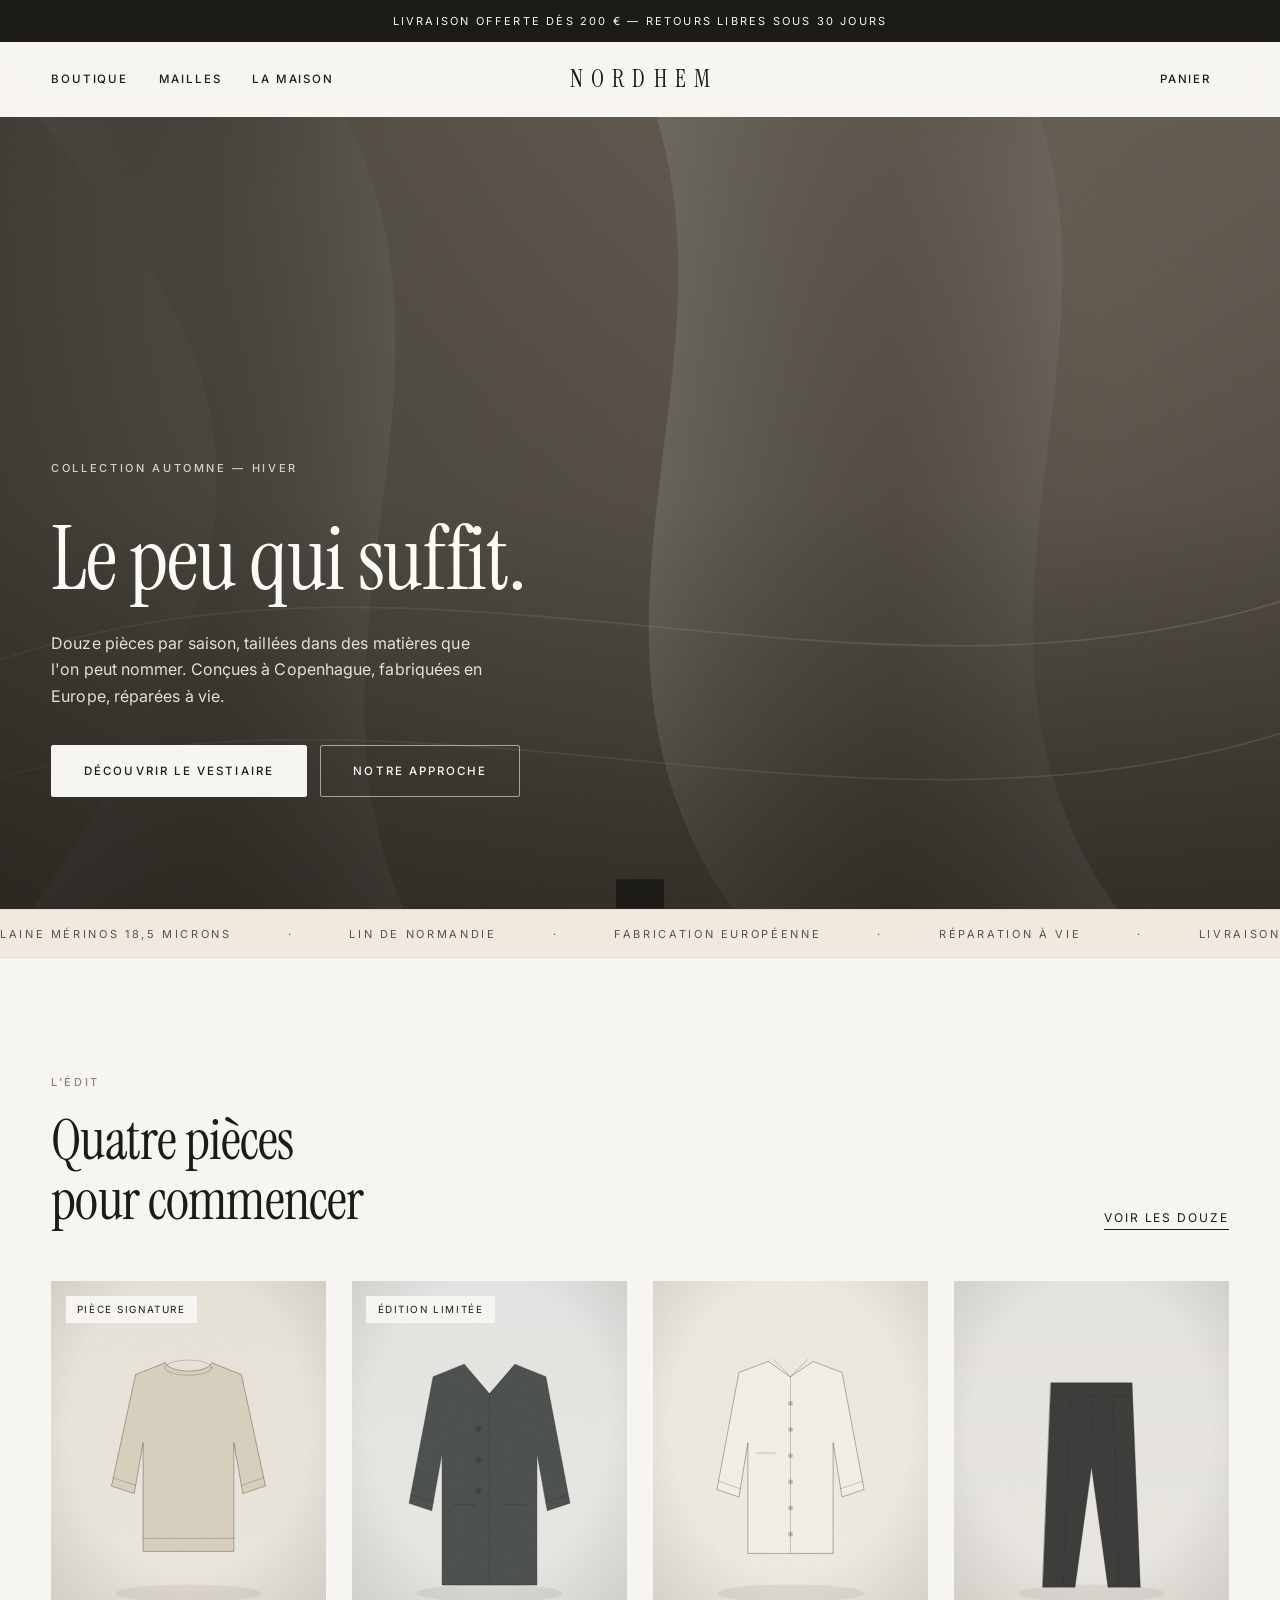
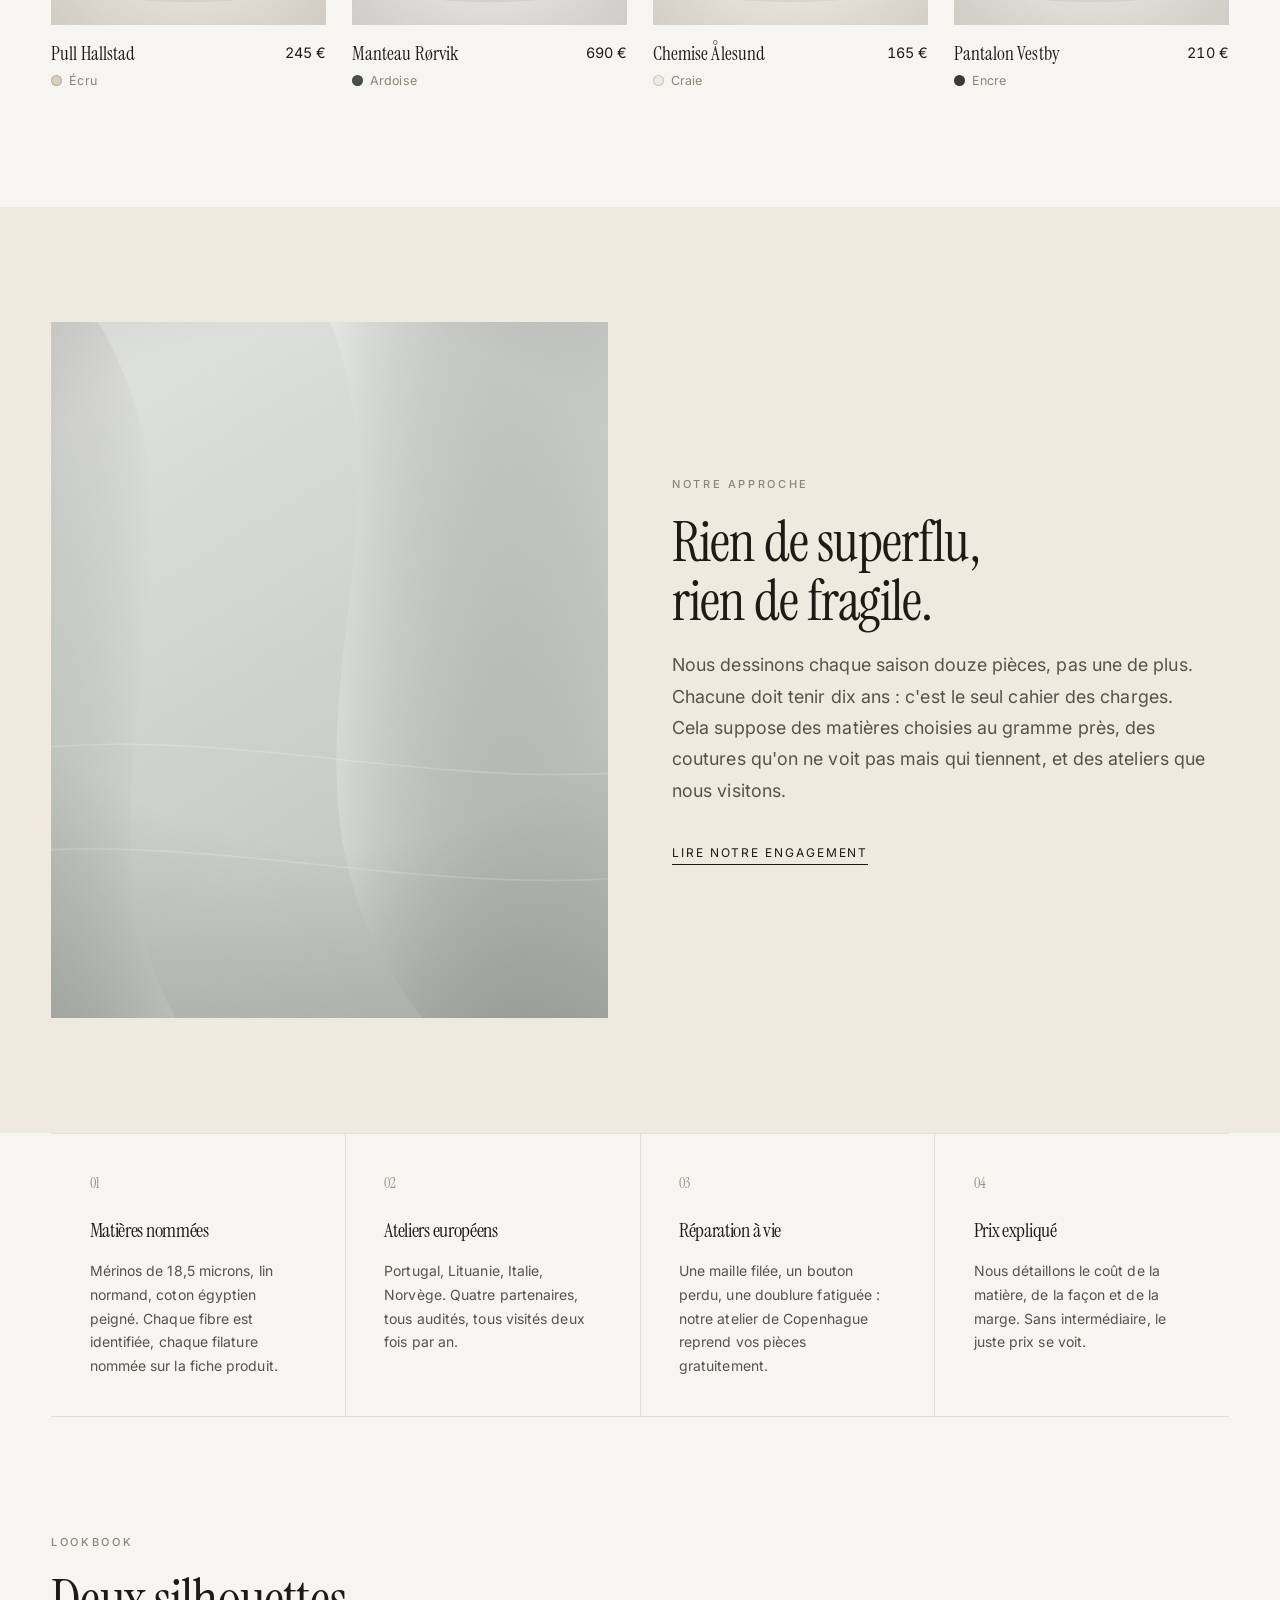
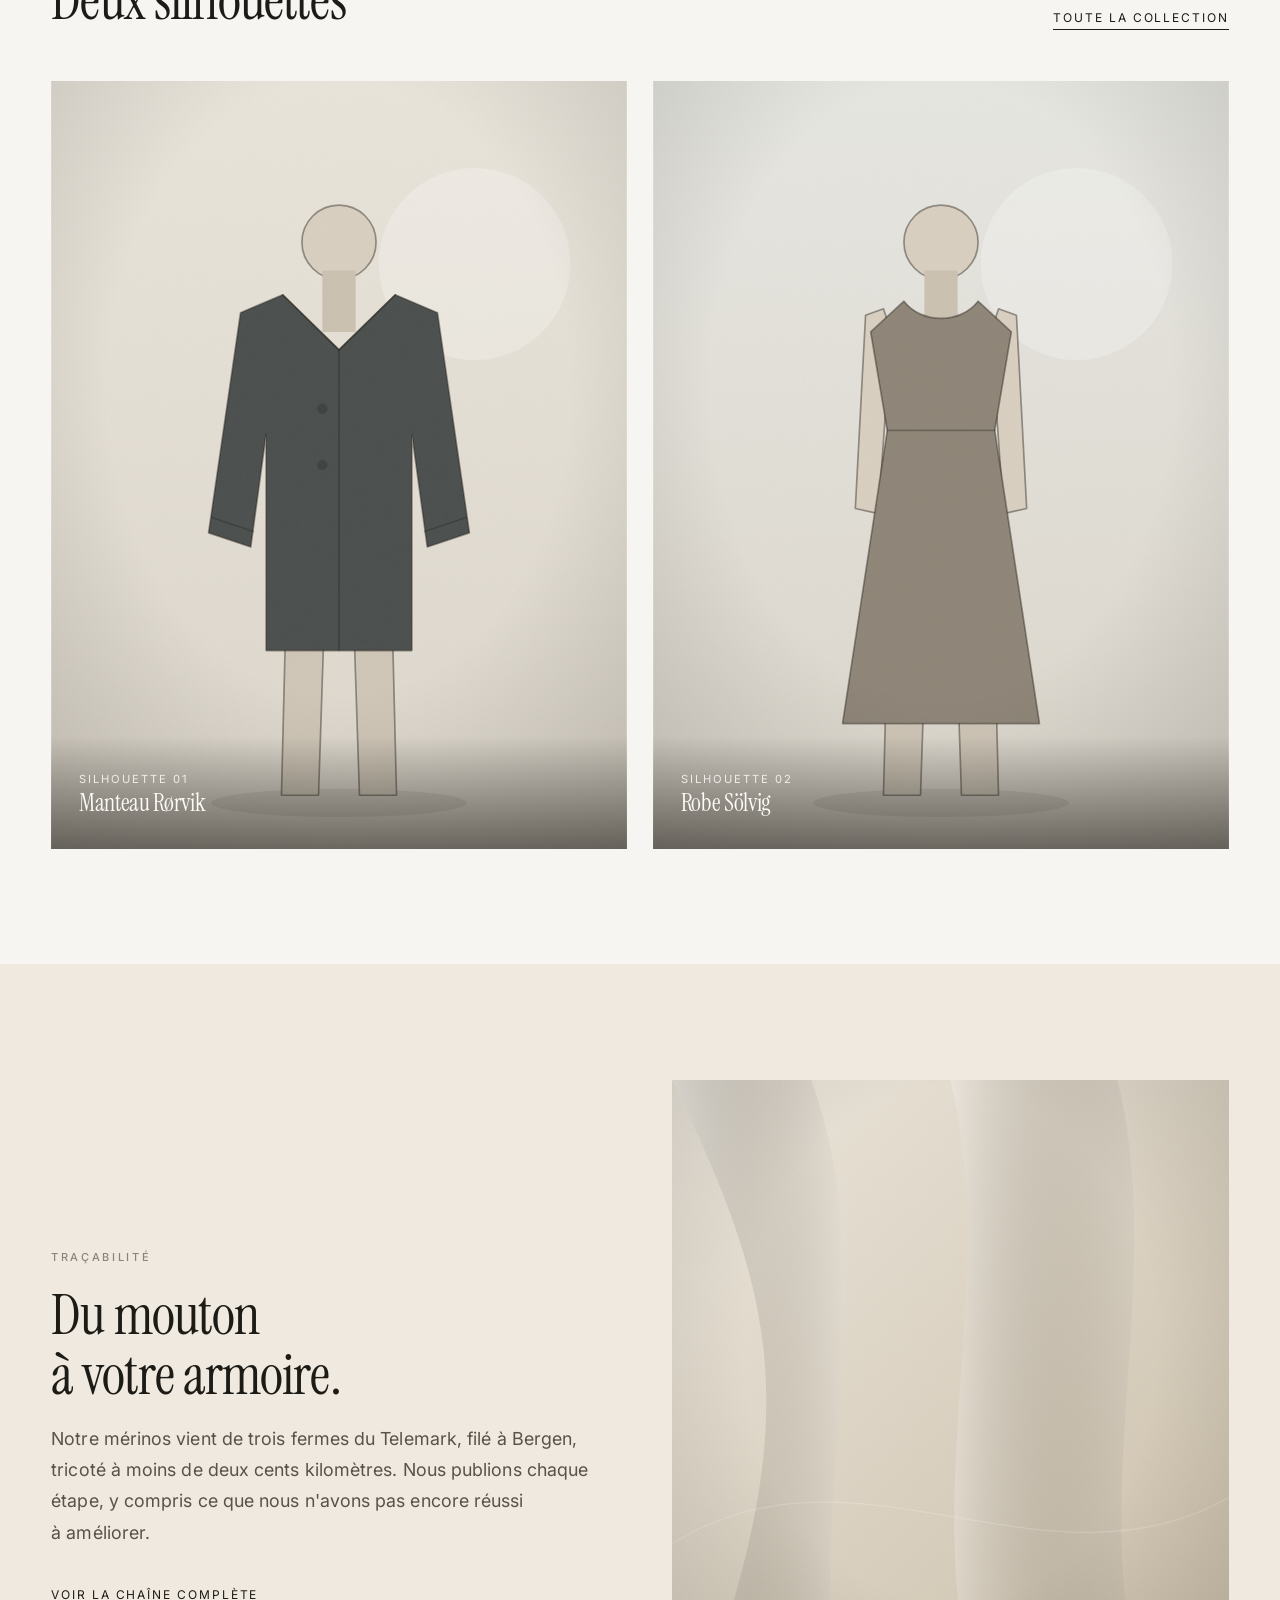
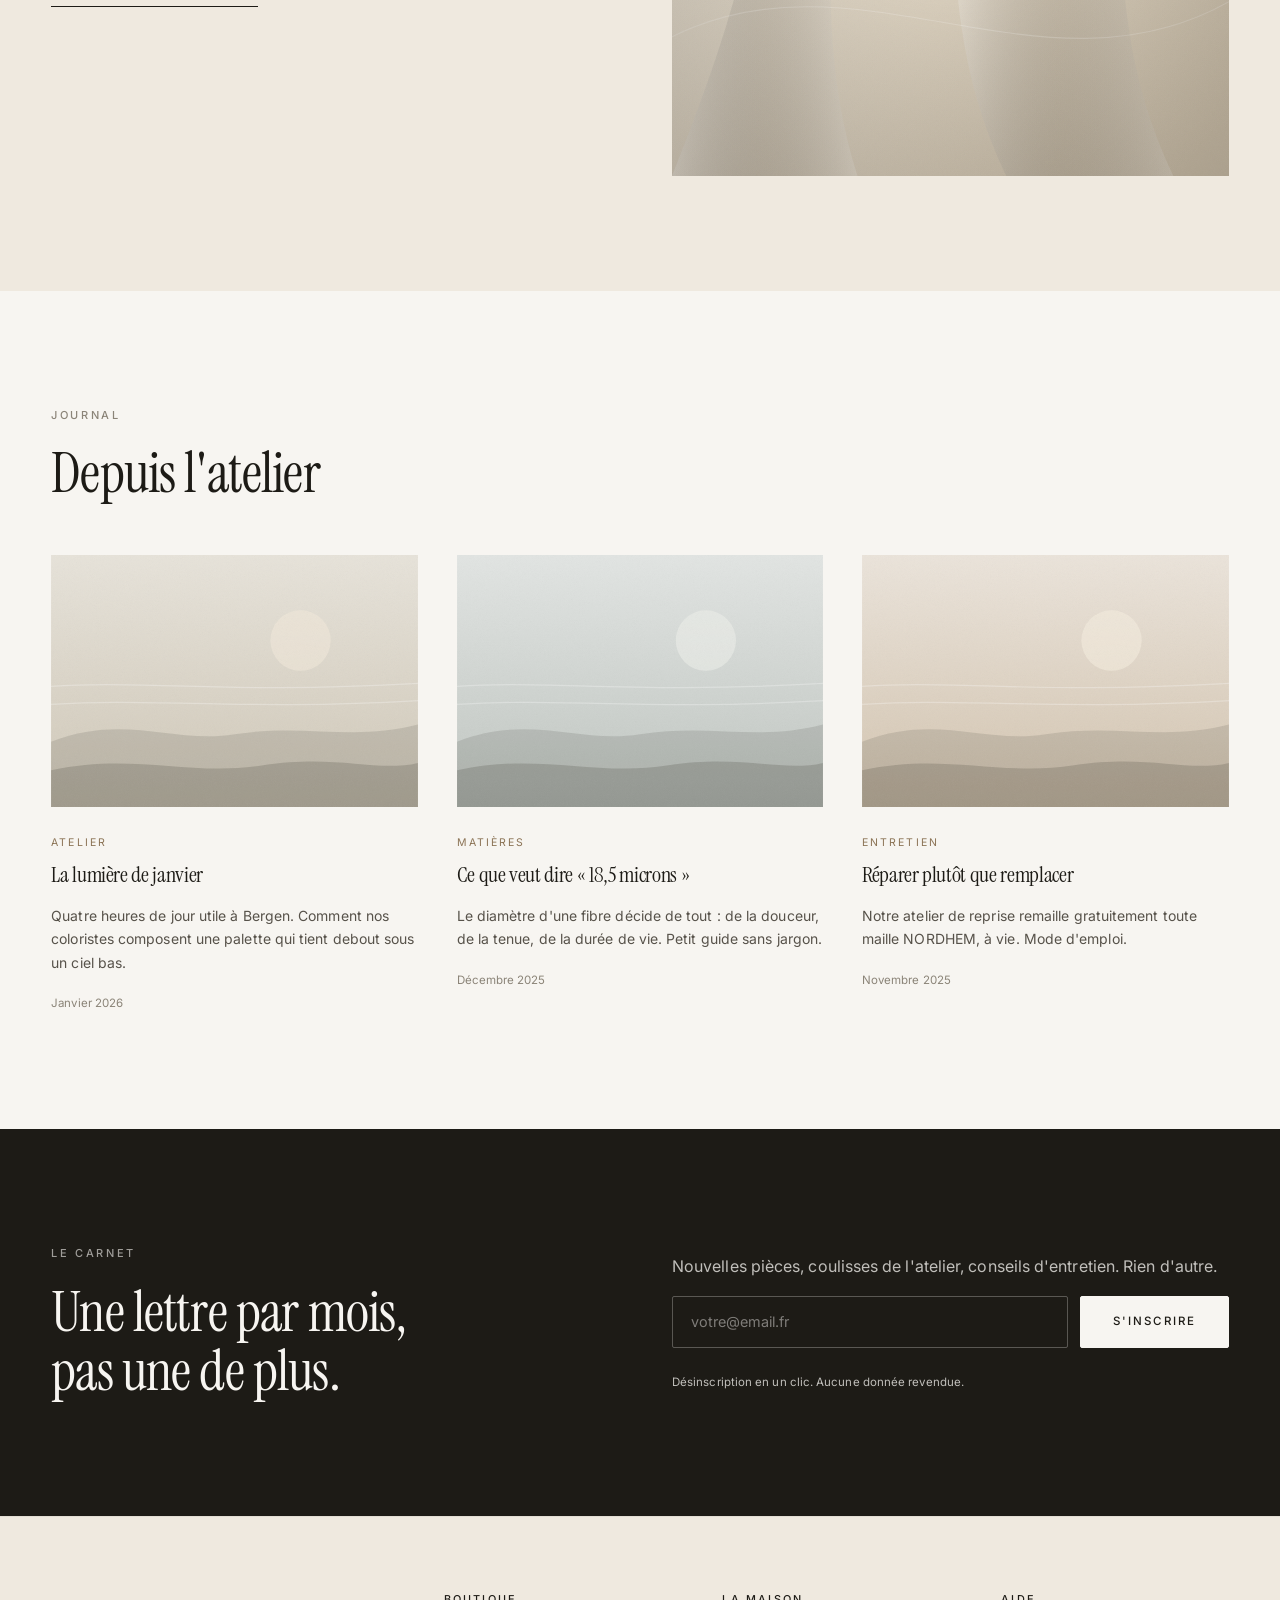
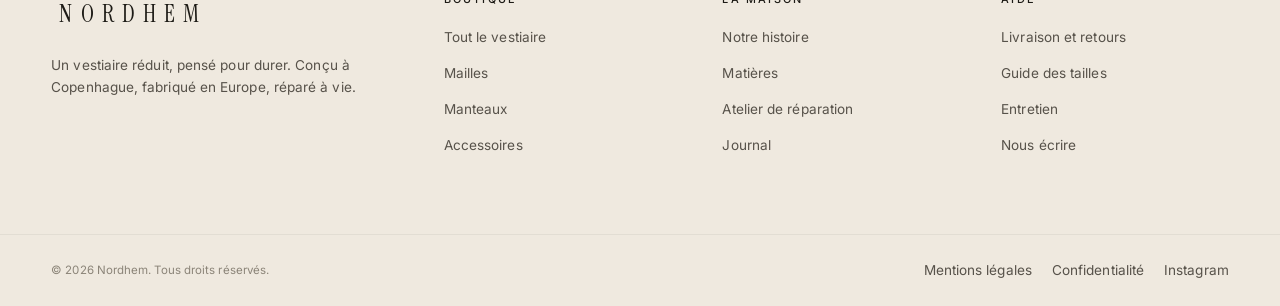
<file: index.html>
<!doctype html>
<html lang="fr">
<head>
<meta charset="utf-8">
<meta name="viewport" content="width=device-width, initial-scale=1">
<title>NORDHEM — Vêtements premium scandinaves</title>
<meta name="description" content="Douze pièces par saison, taillées dans des matières nommées. Conçues à Copenhague, fabriquées en Europe, réparées à vie.">
<meta name="theme-color" content="#f7f5f1">
<meta property="og:type" content="website">
<meta property="og:title" content="NORDHEM — Vêtements premium scandinaves">
<meta property="og:description" content="Douze pièces par saison, taillées dans des matières nommées. Conçues à Copenhague, fabriquées en Europe, réparées à vie.">
<meta property="og:image" content="assets/img/editorial/hero.svg">
<link rel="icon" href="assets/favicon.svg" type="image/svg+xml">
<link rel="preconnect" href="https://fonts.googleapis.com">
<link rel="preconnect" href="https://fonts.gstatic.com" crossorigin>
<link href="https://fonts.googleapis.com/css2?family=Instrument+Serif:ital@0;1&family=Inter:wght@300;400;500&display=swap" rel="stylesheet">
<link rel="stylesheet" href="assets/css/style.css">
</head>
<body>
<a class="skip" href="#main">Aller au contenu</a>

<div class="announce"><p>Livraison offerte dès 200 € — Retours libres sous 30 jours</p></div>

<header class="header" data-header>
  <div class="wrap header__inner">
    <nav class="nav nav--left" aria-label="Navigation principale">
      <a href="boutique.html">Boutique</a>
      <a href="boutique.html?c=mailles">Mailles</a>
      <a href="maison.html">La maison</a>
    </nav>
    <button type="button" class="icon-btn burger" data-menu-open aria-label="Ouvrir le menu">Menu</button>
    <a class="brand" href="index.html">Nordhem</a>
    <nav class="nav nav--right" aria-label="Navigation secondaire">
      <button type="button" class="icon-btn" data-cart-open aria-label="Ouvrir le panier">
        Panier<span class="cart-btn__count" data-cart-count>0</span>
      </button>
    </nav>
  </div>
</header>

<nav class="mobile-nav" data-mobile-nav aria-hidden="true" aria-label="Menu mobile">
  <button type="button" class="mobile-nav__close" data-menu-close>Fermer</button>
  <a href="index.html">Accueil</a>
  <a href="boutique.html">Boutique</a>
  <a href="boutique.html?c=mailles">Mailles</a>
  <a href="boutique.html?c=manteaux">Manteaux</a>
  <a href="maison.html">La maison</a>
</nav>

<main id="main">

<section class="hero">
  <img class="hero__bg" src="assets/img/editorial/hero.svg" alt="" aria-hidden="true">
  <div class="wrap">
    <div class="hero__inner">
      <p class="eyebrow">Collection Automne — Hiver</p>
      <h1>Le peu qui suffit.</h1>
      <p>Douze pièces par saison, taillées dans des matières que l'on peut nommer. Conçues à Copenhague, fabriquées en Europe, réparées à vie.</p>
      <div class="hero__actions">
        <a class="btn btn--light" href="boutique.html">Découvrir le vestiaire</a>
        <a class="btn btn--ghost btn--on-dark" href="maison.html">Notre approche</a>
      </div>
    </div>
  </div>
</section>

<div class="marquee" aria-hidden="true">
  <div class="marquee__track">
    <span>Laine mérinos 18,5 microns</span><span>·</span>
    <span>Lin de Normandie</span><span>·</span>
    <span>Fabrication européenne</span><span>·</span>
    <span>Réparation à vie</span><span>·</span>
    <span>Livraison offerte dès 200 €</span><span>·</span>
    <span>Laine mérinos 18,5 microns</span><span>·</span>
    <span>Lin de Normandie</span><span>·</span>
    <span>Fabrication européenne</span><span>·</span>
    <span>Réparation à vie</span><span>·</span>
    <span>Livraison offerte dès 200 €</span><span>·</span>
  </div>
</div>

<section class="section">
  <div class="wrap">
    <div class="section-head reveal">
      <div>
        <p class="eyebrow">L'édit</p>
        <h2>Quatre pièces pour commencer</h2>
      </div>
      <a class="link" href="boutique.html">Voir les douze</a>
    </div>
    <div class="grid" data-featured></div>
  </div>
</section>

<section class="section" style="background:var(--sand)">
  <div class="wrap split">
    <div class="split__media reveal">
      <img src="assets/img/editorial/atelier.svg" alt="Drapé de laine dans l'atelier">
    </div>
    <div class="reveal">
      <p class="eyebrow">Notre approche</p>
      <h2>Rien de superflu,<br>rien de fragile.</h2>
      <p class="lede">Nous dessinons chaque saison douze pièces, pas une de plus. Chacune doit tenir dix ans : c'est le seul cahier des charges. Cela suppose des matières choisies au gramme près, des coutures qu'on ne voit pas mais qui tiennent, et des ateliers que nous visitons.</p>
      <p style="margin-top:2rem"><a class="link" href="maison.html">Lire notre engagement</a></p>
    </div>
  </div>
</section>

<section>
  <div class="wrap">
    <div class="pillars">
      <div class="pillar reveal">
        <span class="pillar__num">01</span>
        <h3>Matières nommées</h3>
        <p>Mérinos de 18,5 microns, lin normand, coton égyptien peigné. Chaque fibre est identifiée, chaque filature nommée sur la fiche produit.</p>
      </div>
      <div class="pillar reveal">
        <span class="pillar__num">02</span>
        <h3>Ateliers européens</h3>
        <p>Portugal, Lituanie, Italie, Norvège. Quatre partenaires, tous audités, tous visités deux fois par an.</p>
      </div>
      <div class="pillar reveal">
        <span class="pillar__num">03</span>
        <h3>Réparation à vie</h3>
        <p>Une maille filée, un bouton perdu, une doublure fatiguée : notre atelier de Copenhague reprend vos pièces gratuitement.</p>
      </div>
      <div class="pillar reveal">
        <span class="pillar__num">04</span>
        <h3>Prix expliqué</h3>
        <p>Nous détaillons le coût de la matière, de la façon et de la marge. Sans intermédiaire, le juste prix se voit.</p>
      </div>
    </div>
  </div>
</section>

<section class="section">
  <div class="wrap">
    <div class="section-head reveal">
      <div>
        <p class="eyebrow">Lookbook</p>
        <h2>Deux silhouettes</h2>
      </div>
      <a class="link" href="boutique.html">Toute la collection</a>
    </div>
    <div class="lookbook">
      <a class="look reveal" href="produit.html?id=rorvik">
        <img src="assets/img/editorial/look-01.svg" alt="Silhouette portant le manteau Rørvik">
        <div class="look__cap"><span>Silhouette 01</span><h3>Manteau Rørvik</h3></div>
      </a>
      <a class="look reveal" href="produit.html?id=solvig">
        <img src="assets/img/editorial/look-02.svg" alt="Silhouette portant la robe Sölvig">
        <div class="look__cap"><span>Silhouette 02</span><h3>Robe Sölvig</h3></div>
      </a>
    </div>
  </div>
</section>

<section class="section" style="background:var(--sand)">
  <div class="wrap split split--flip">
    <div class="split__media reveal">
      <img src="assets/img/editorial/story.svg" alt="Matière tissée en gros plan">
    </div>
    <div class="reveal">
      <p class="eyebrow">Traçabilité</p>
      <h2>Du mouton<br>à votre armoire.</h2>
      <p class="lede">Notre mérinos vient de trois fermes du Telemark, filé à Bergen, tricoté à moins de deux cents kilomètres. Nous publions chaque étape, y compris ce que nous n'avons pas encore réussi à améliorer.</p>
      <p style="margin-top:2rem"><a class="link" href="maison.html#matieres">Voir la chaîne complète</a></p>
    </div>
  </div>
</section>

<section class="section" id="journal">
  <div class="wrap">
    <div class="section-head reveal">
      <div>
        <p class="eyebrow">Journal</p>
        <h2>Depuis l'atelier</h2>
      </div>
    </div>
    <div class="journal-grid" data-journal></div>
  </div>
</section>

<section class="section newsletter">
  <div class="wrap newsletter__inner">
    <div>
      <p class="eyebrow">Le carnet</p>
      <h2>Une lettre par mois,<br>pas une de plus.</h2>
    </div>
    <div>
      <p>Nouvelles pièces, coulisses de l'atelier, conseils d'entretien. Rien d'autre.</p>
      <form class="form" data-newsletter>
        <input type="email" name="email" required placeholder="votre@email.fr" aria-label="Votre adresse e-mail">
        <button type="submit" class="btn btn--light">S'inscrire</button>
        <p class="form__note">Désinscription en un clic. Aucune donnée revendue.</p>
      </form>
    </div>
  </div>
</section>
</main>

<footer class="footer">
  <div class="wrap footer__top">
    <div class="footer__brand">
      <span class="brand">Nordhem</span>
      <p>Un vestiaire réduit, pensé pour durer. Conçu à Copenhague, fabriqué en Europe, réparé à vie.</p>
    </div>
    <div>
      <h4>Boutique</h4>
      <ul>
        <li><a href="boutique.html">Tout le vestiaire</a></li>
        <li><a href="boutique.html?c=mailles">Mailles</a></li>
        <li><a href="boutique.html?c=manteaux">Manteaux</a></li>
        <li><a href="boutique.html?c=accessoires">Accessoires</a></li>
      </ul>
    </div>
    <div>
      <h4>La maison</h4>
      <ul>
        <li><a href="maison.html">Notre histoire</a></li>
        <li><a href="maison.html#matieres">Matières</a></li>
        <li><a href="maison.html#atelier">Atelier de réparation</a></li>
        <li><a href="index.html#journal">Journal</a></li>
      </ul>
    </div>
    <div>
      <h4>Aide</h4>
      <ul>
        <li><a href="boutique.html">Livraison et retours</a></li>
        <li><a href="boutique.html">Guide des tailles</a></li>
        <li><a href="boutique.html">Entretien</a></li>
        <li><a href="boutique.html">Nous écrire</a></li>
      </ul>
    </div>
  </div>
  <div class="wrap footer__bottom">
    <span>© <span data-year>2026</span> Nordhem. Tous droits réservés.</span>
    <ul>
      <li><a href="#">Mentions légales</a></li>
      <li><a href="#">Confidentialité</a></li>
      <li><a href="#">Instagram</a></li>
    </ul>
  </div>
</footer>

<div class="overlay" data-overlay></div>

<aside class="cart" data-cart aria-hidden="true" aria-label="Panier">
  <div class="cart__head">
    <span class="cart__title">Panier</span>
    <button type="button" class="cart__close" data-cart-close>Fermer</button>
  </div>
  <div class="cart__body" data-cart-body></div>
  <div class="cart__foot" data-cart-foot hidden>
    <div class="cart__row"><span>Sous-total</span><span data-cart-sub>0 €</span></div>
    <div class="cart__row"><span>Livraison</span><span data-cart-ship>—</span></div>
    <div class="cart__row cart__row--total"><span>Total</span><span data-cart-total>0 €</span></div>
    <button type="button" class="btn btn--block" data-checkout>Passer commande</button>
    <p class="cart__note" data-cart-hint></p>
  </div>
</aside>

<div class="toast" data-toast role="status" aria-live="polite"></div>

<script src="assets/js/data.js"></script>
<script src="assets/js/app.js"></script>
</body>
</html>
</file>
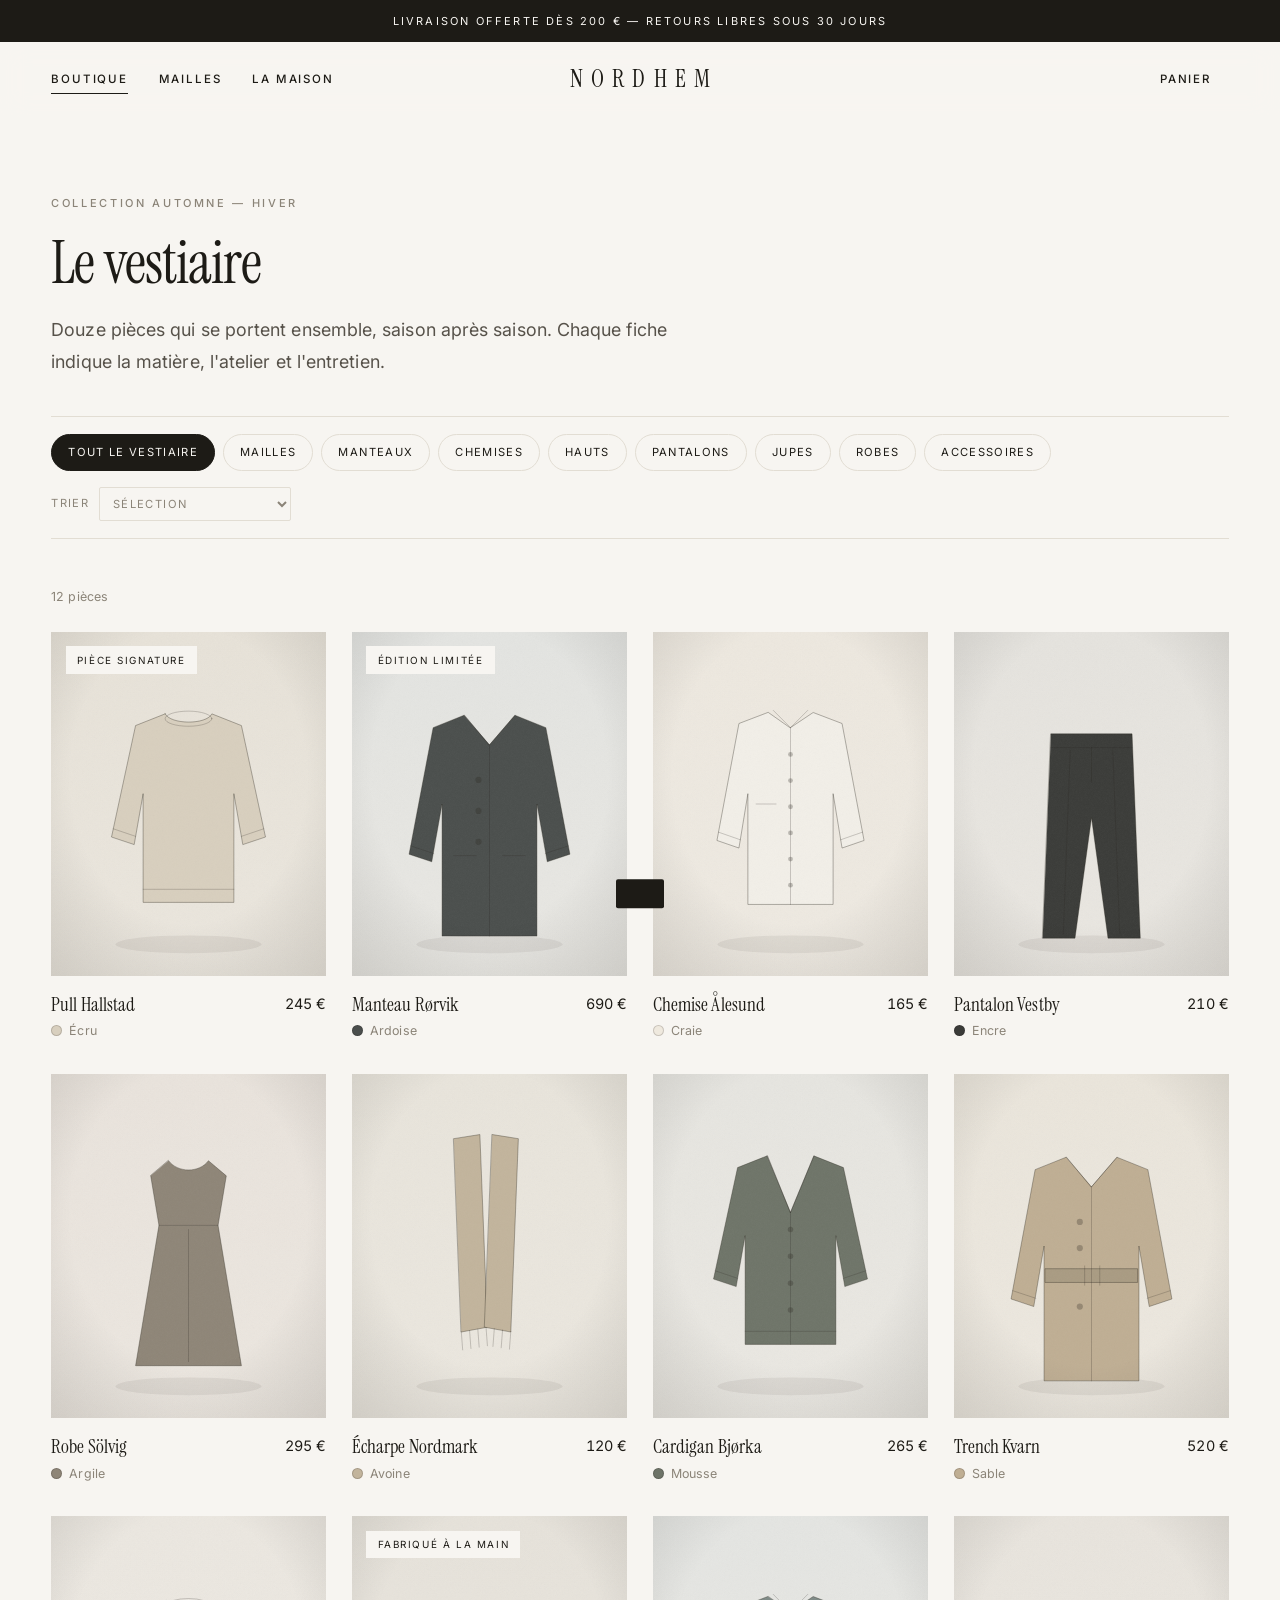
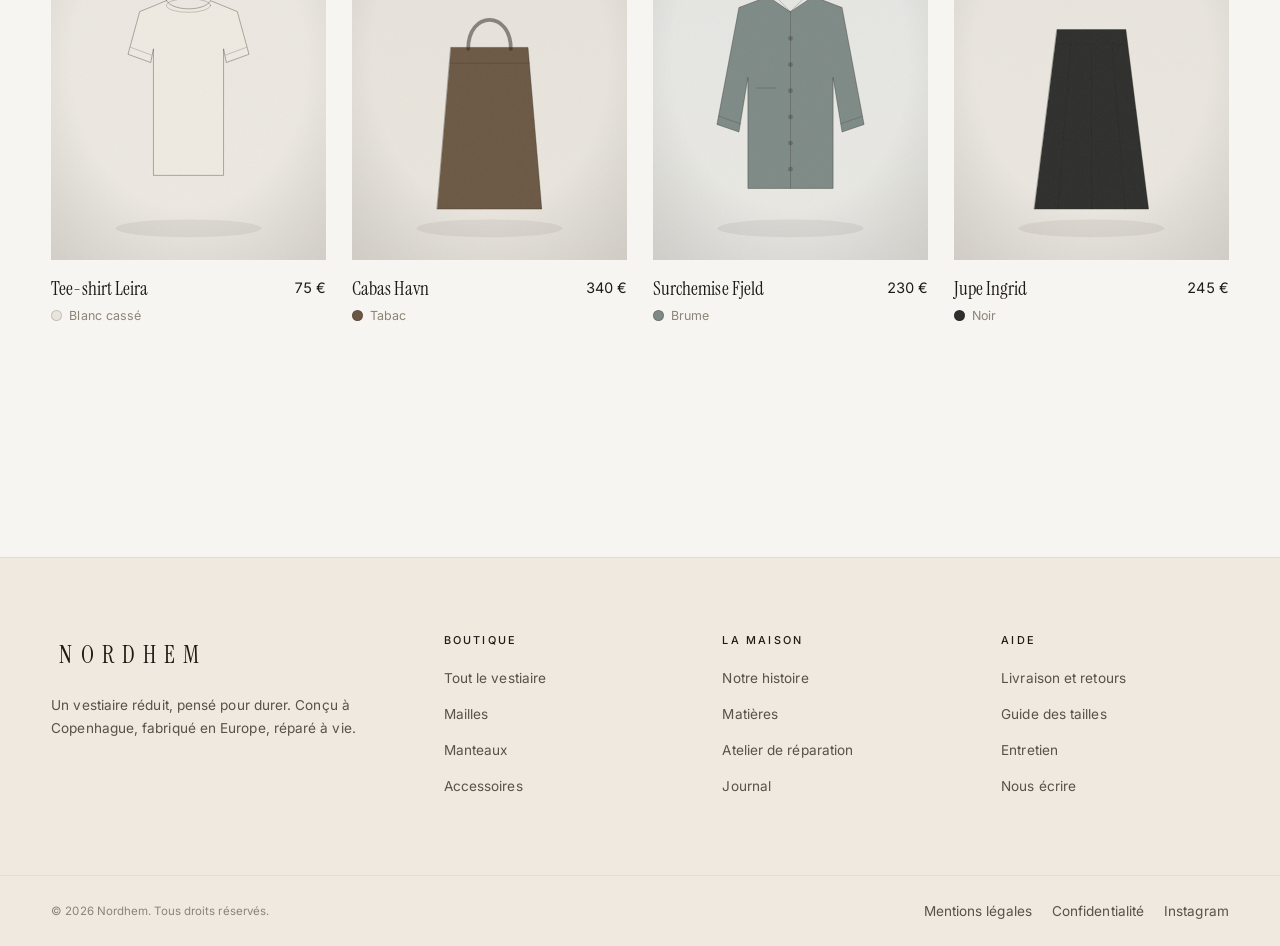
<file: boutique.html>
<!doctype html>
<html lang="fr">
<head>
<meta charset="utf-8">
<meta name="viewport" content="width=device-width, initial-scale=1">
<title>Le vestiaire — NORDHEM</title>
<meta name="description" content="Toute la collection NORDHEM : mailles en mérinos, manteaux de laine, chemises en lin et accessoires. Fabrication européenne.">
<meta name="theme-color" content="#f7f5f1">
<meta property="og:type" content="website">
<meta property="og:title" content="Le vestiaire — NORDHEM">
<meta property="og:description" content="Toute la collection NORDHEM : mailles en mérinos, manteaux de laine, chemises en lin et accessoires. Fabrication européenne.">
<meta property="og:image" content="assets/img/editorial/hero.svg">
<link rel="icon" href="assets/favicon.svg" type="image/svg+xml">
<link rel="preconnect" href="https://fonts.googleapis.com">
<link rel="preconnect" href="https://fonts.gstatic.com" crossorigin>
<link href="https://fonts.googleapis.com/css2?family=Instrument+Serif:ital@0;1&family=Inter:wght@300;400;500&display=swap" rel="stylesheet">
<link rel="stylesheet" href="assets/css/style.css">
</head>
<body>
<a class="skip" href="#main">Aller au contenu</a>

<div class="announce"><p>Livraison offerte dès 200 € — Retours libres sous 30 jours</p></div>

<header class="header" data-header>
  <div class="wrap header__inner">
    <nav class="nav nav--left" aria-label="Navigation principale">
      <a href="boutique.html" aria-current="page">Boutique</a>
      <a href="boutique.html?c=mailles">Mailles</a>
      <a href="maison.html">La maison</a>
    </nav>
    <button type="button" class="icon-btn burger" data-menu-open aria-label="Ouvrir le menu">Menu</button>
    <a class="brand" href="index.html">Nordhem</a>
    <nav class="nav nav--right" aria-label="Navigation secondaire">
      <button type="button" class="icon-btn" data-cart-open aria-label="Ouvrir le panier">
        Panier<span class="cart-btn__count" data-cart-count>0</span>
      </button>
    </nav>
  </div>
</header>

<nav class="mobile-nav" data-mobile-nav aria-hidden="true" aria-label="Menu mobile">
  <button type="button" class="mobile-nav__close" data-menu-close>Fermer</button>
  <a href="index.html">Accueil</a>
  <a href="boutique.html">Boutique</a>
  <a href="boutique.html?c=mailles">Mailles</a>
  <a href="boutique.html?c=manteaux">Manteaux</a>
  <a href="maison.html">La maison</a>
</nav>

<main id="main">

<section class="page-head">
  <div class="wrap">
    <p class="eyebrow">Collection Automne — Hiver</p>
    <h1>Le vestiaire</h1>
    <p class="lede">Douze pièces qui se portent ensemble, saison après saison. Chaque fiche indique la matière, l'atelier et l'entretien.</p>
  </div>
</section>

<div class="wrap">
  <div class="filters">
    <div class="chips" data-chips role="group" aria-label="Filtrer par catégorie"></div>
    <label class="sort">Trier
      <select data-sort aria-label="Trier les produits">
        <option value="defaut">Sélection</option>
        <option value="prix-asc">Prix croissant</option>
        <option value="prix-desc">Prix décroissant</option>
        <option value="nom">Ordre alphabétique</option>
      </select>
    </label>
  </div>
  <p class="count" data-count aria-live="polite"></p>
  <div class="grid" data-shop-grid></div>
</div>

<section class="section"></section>
</main>

<footer class="footer">
  <div class="wrap footer__top">
    <div class="footer__brand">
      <span class="brand">Nordhem</span>
      <p>Un vestiaire réduit, pensé pour durer. Conçu à Copenhague, fabriqué en Europe, réparé à vie.</p>
    </div>
    <div>
      <h4>Boutique</h4>
      <ul>
        <li><a href="boutique.html">Tout le vestiaire</a></li>
        <li><a href="boutique.html?c=mailles">Mailles</a></li>
        <li><a href="boutique.html?c=manteaux">Manteaux</a></li>
        <li><a href="boutique.html?c=accessoires">Accessoires</a></li>
      </ul>
    </div>
    <div>
      <h4>La maison</h4>
      <ul>
        <li><a href="maison.html">Notre histoire</a></li>
        <li><a href="maison.html#matieres">Matières</a></li>
        <li><a href="maison.html#atelier">Atelier de réparation</a></li>
        <li><a href="index.html#journal">Journal</a></li>
      </ul>
    </div>
    <div>
      <h4>Aide</h4>
      <ul>
        <li><a href="boutique.html">Livraison et retours</a></li>
        <li><a href="boutique.html">Guide des tailles</a></li>
        <li><a href="boutique.html">Entretien</a></li>
        <li><a href="boutique.html">Nous écrire</a></li>
      </ul>
    </div>
  </div>
  <div class="wrap footer__bottom">
    <span>© <span data-year>2026</span> Nordhem. Tous droits réservés.</span>
    <ul>
      <li><a href="#">Mentions légales</a></li>
      <li><a href="#">Confidentialité</a></li>
      <li><a href="#">Instagram</a></li>
    </ul>
  </div>
</footer>

<div class="overlay" data-overlay></div>

<aside class="cart" data-cart aria-hidden="true" aria-label="Panier">
  <div class="cart__head">
    <span class="cart__title">Panier</span>
    <button type="button" class="cart__close" data-cart-close>Fermer</button>
  </div>
  <div class="cart__body" data-cart-body></div>
  <div class="cart__foot" data-cart-foot hidden>
    <div class="cart__row"><span>Sous-total</span><span data-cart-sub>0 €</span></div>
    <div class="cart__row"><span>Livraison</span><span data-cart-ship>—</span></div>
    <div class="cart__row cart__row--total"><span>Total</span><span data-cart-total>0 €</span></div>
    <button type="button" class="btn btn--block" data-checkout>Passer commande</button>
    <p class="cart__note" data-cart-hint></p>
  </div>
</aside>

<div class="toast" data-toast role="status" aria-live="polite"></div>

<script src="assets/js/data.js"></script>
<script src="assets/js/app.js"></script>
</body>
</html>
</file>
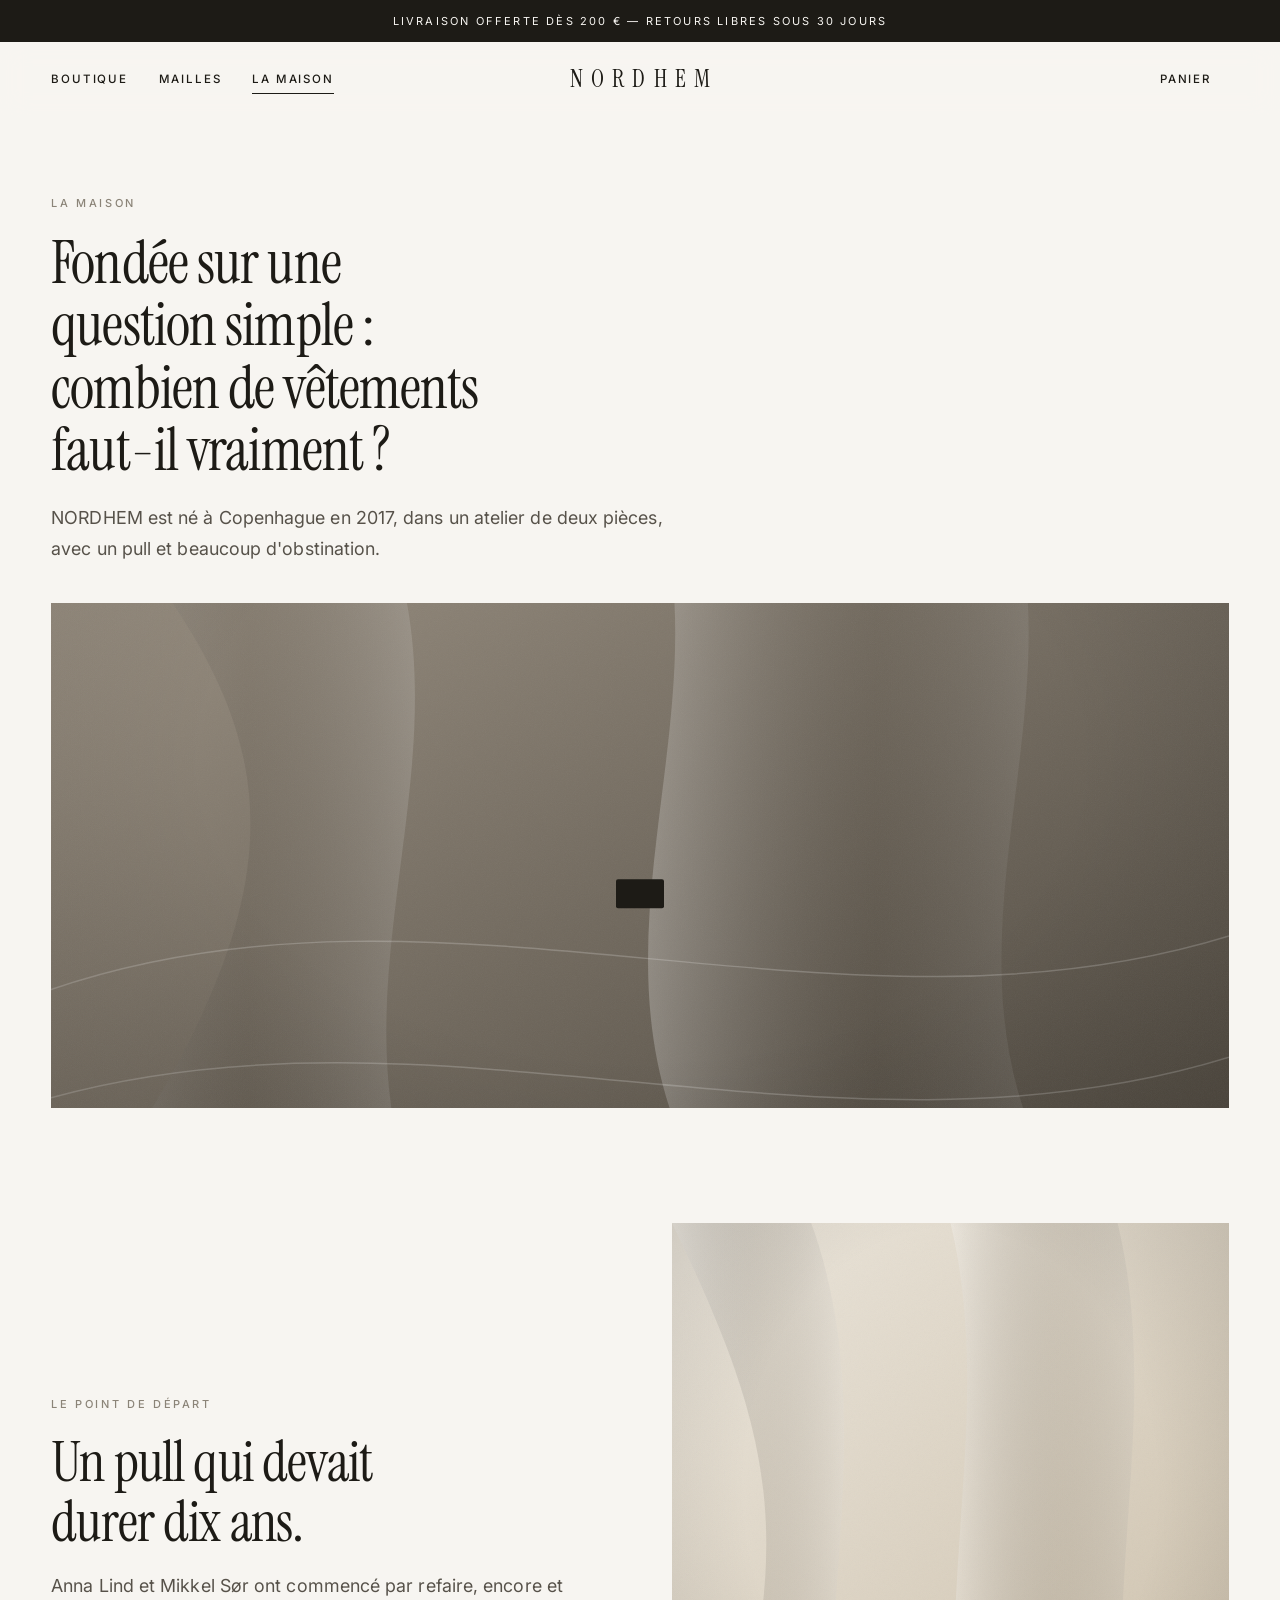
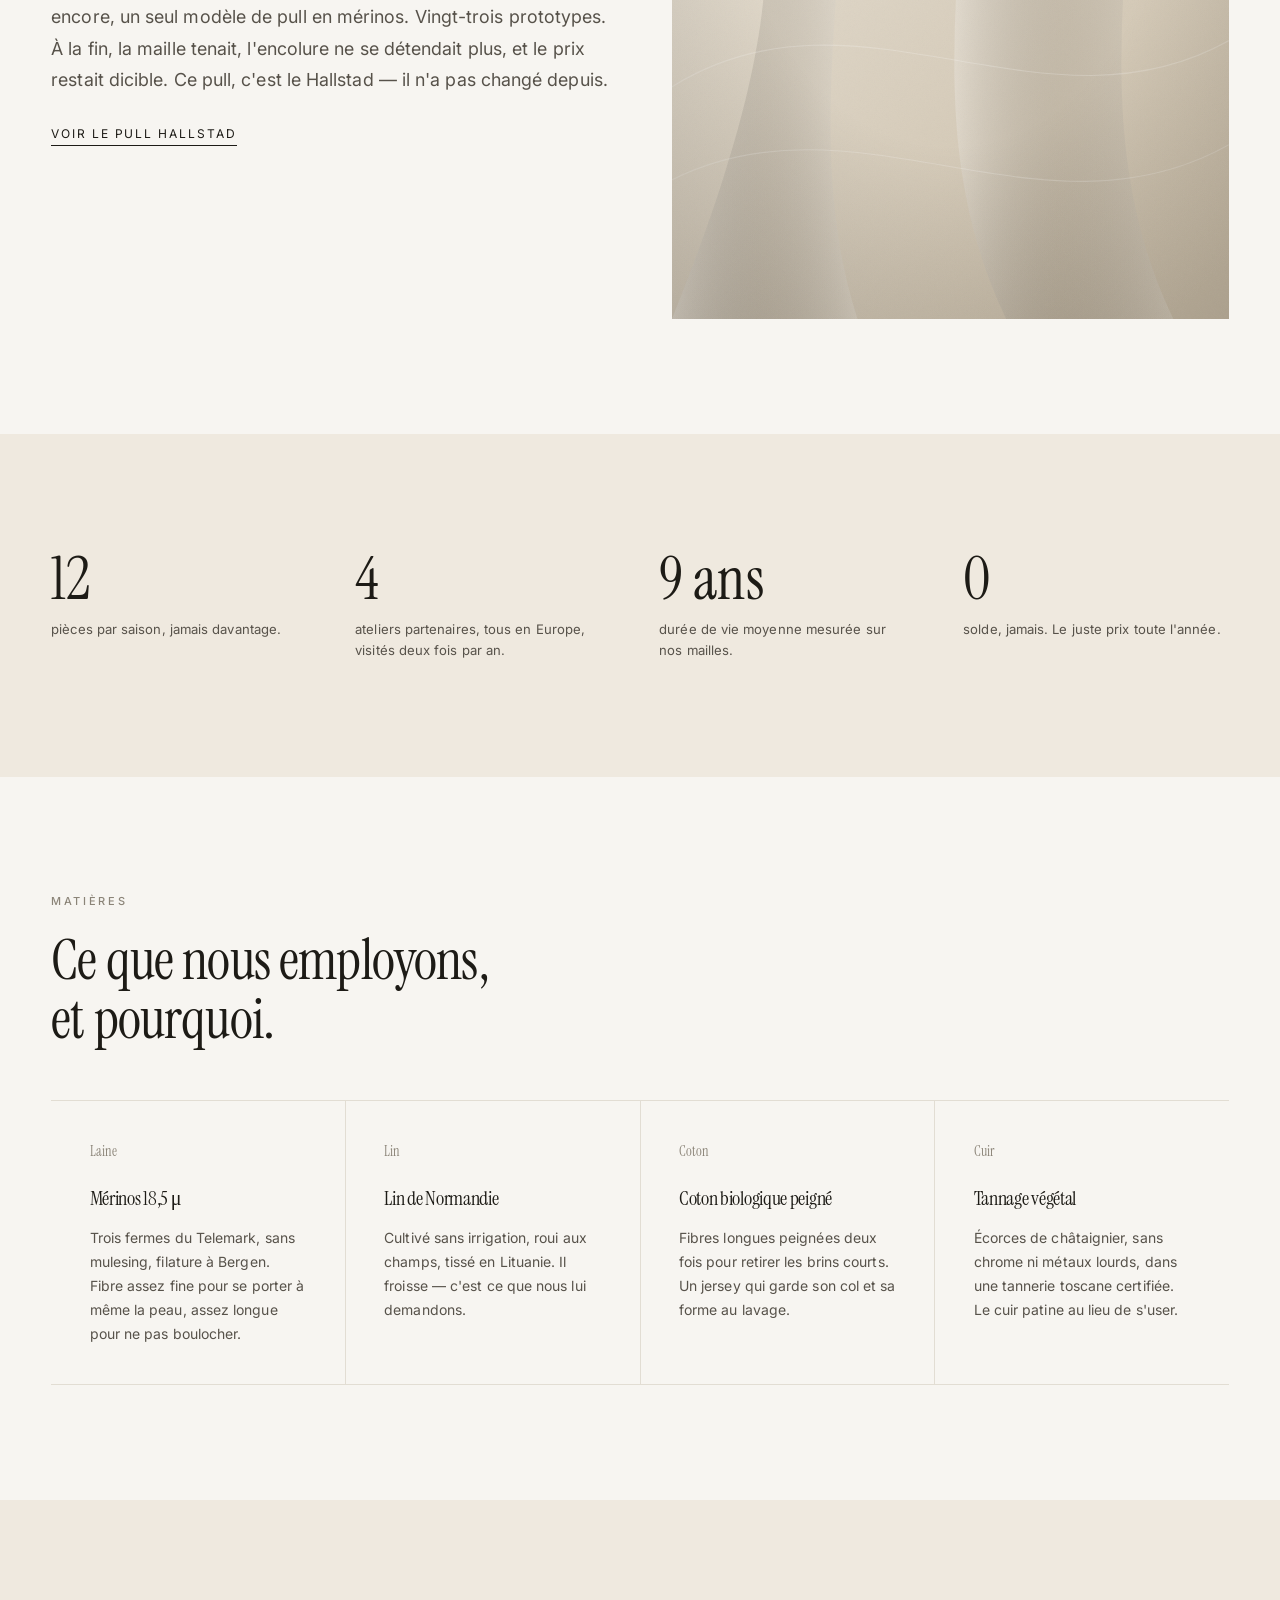
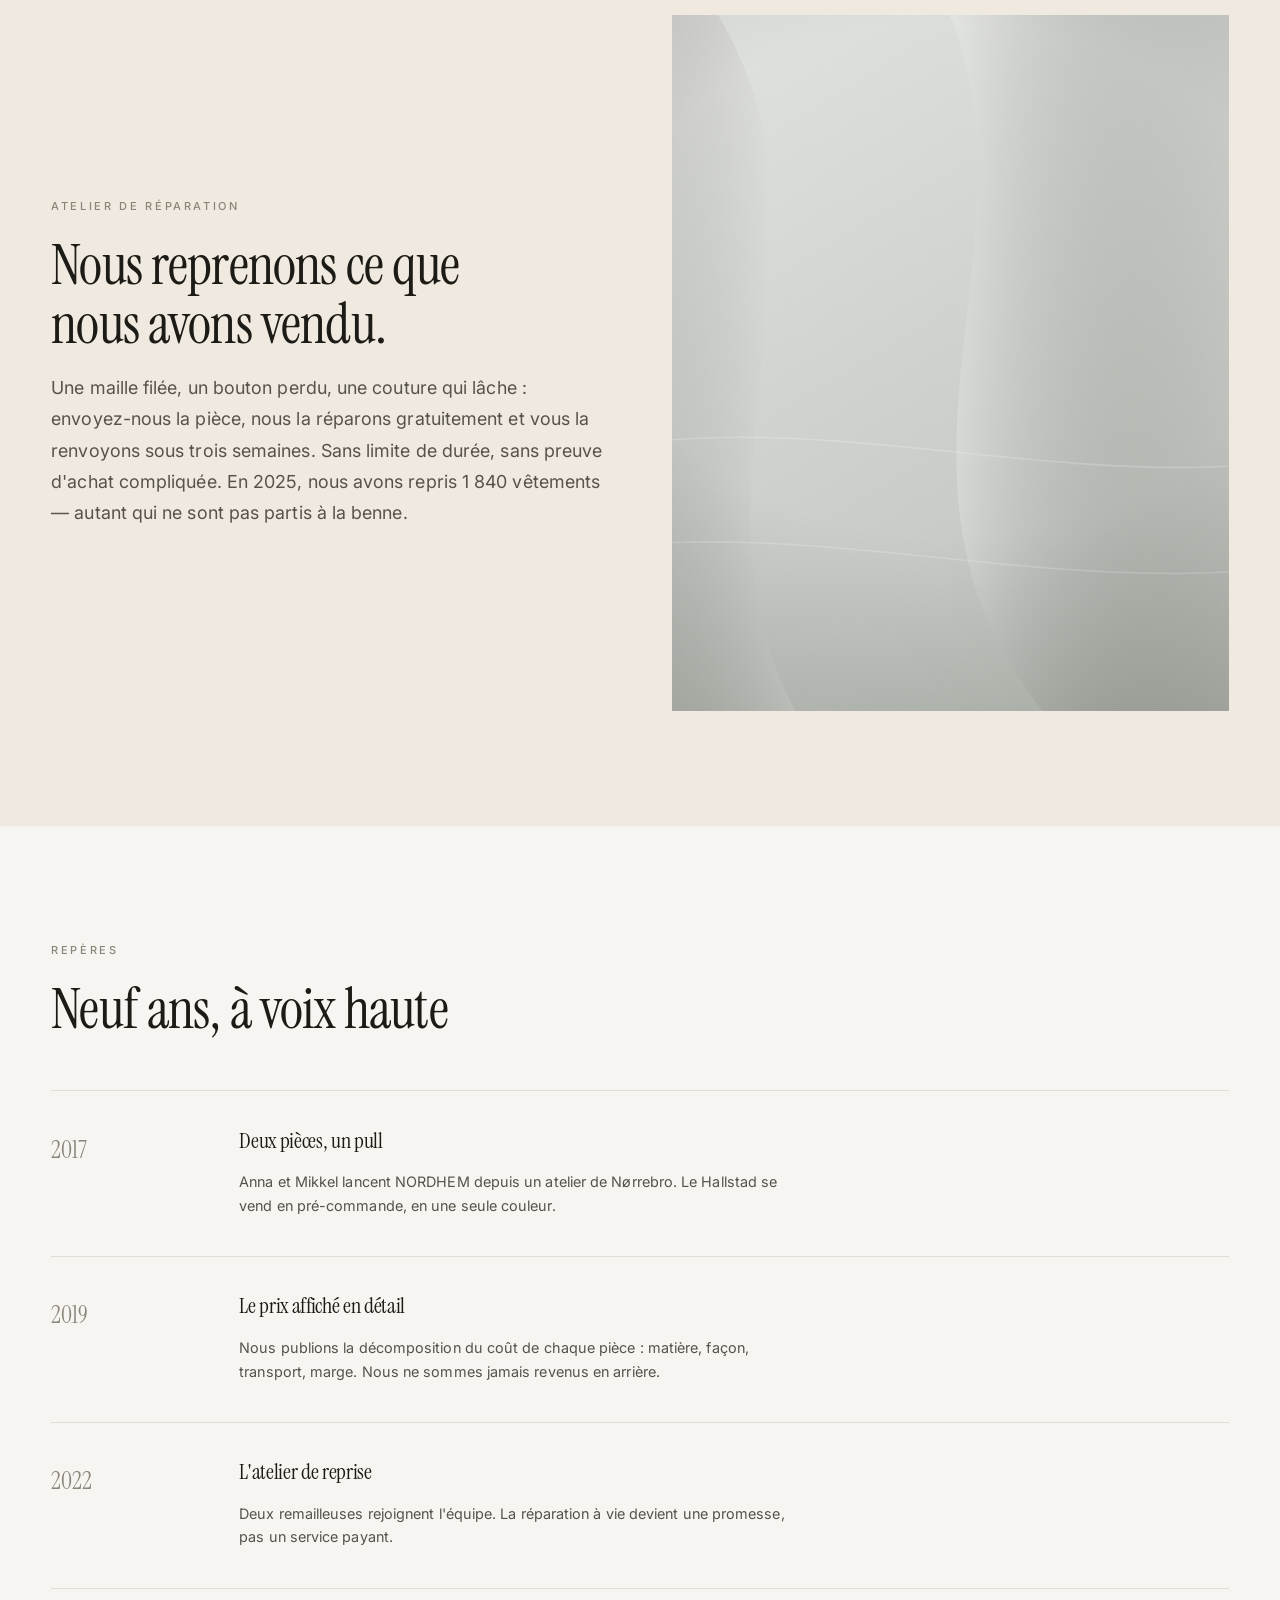
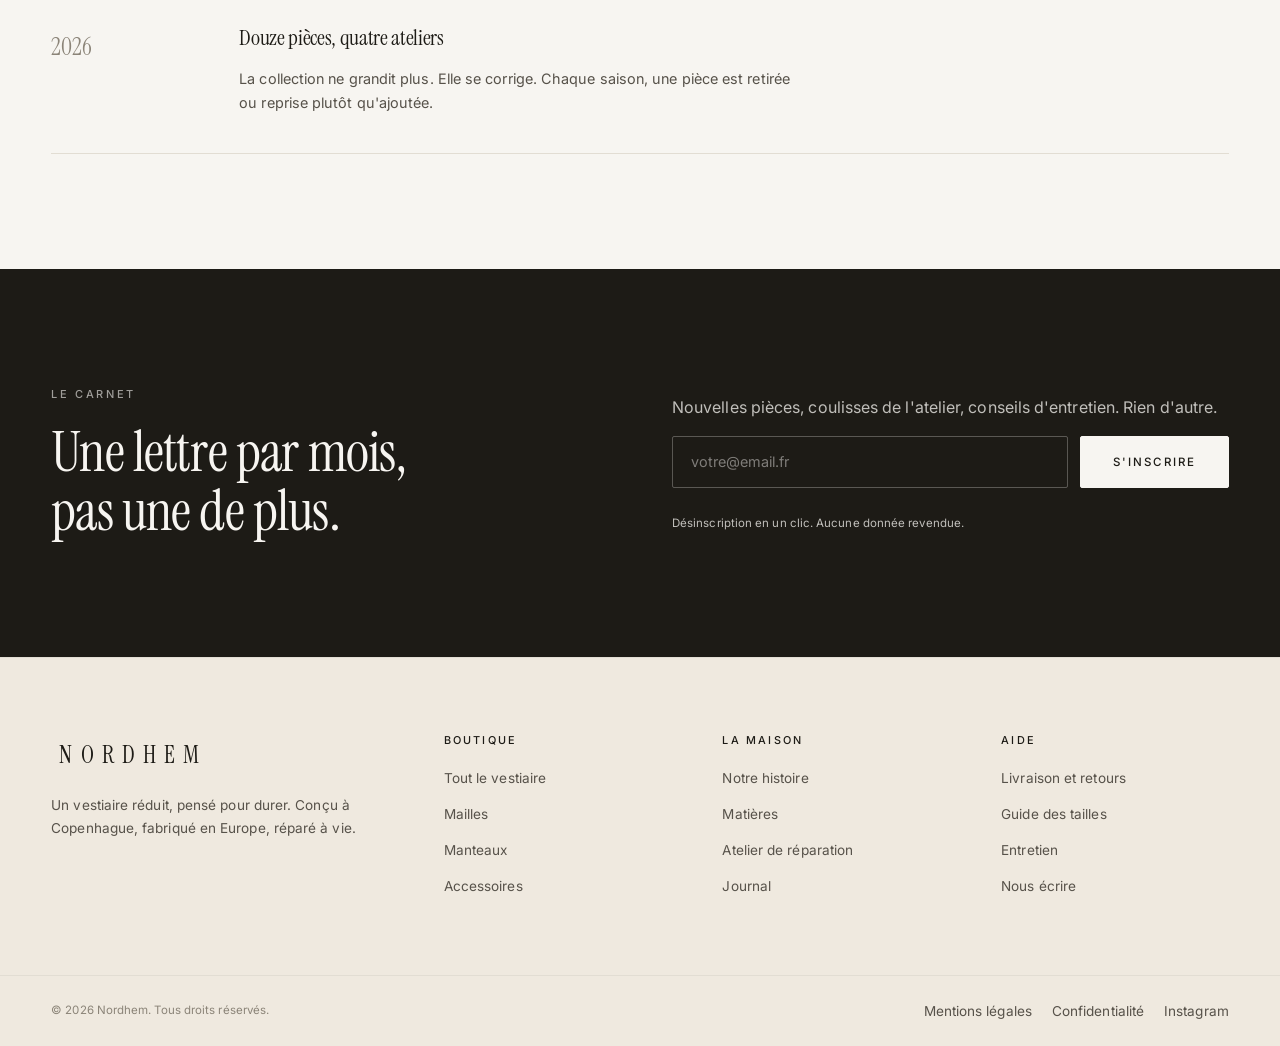
<file: maison.html>
<!doctype html>
<html lang="fr">
<head>
<meta charset="utf-8">
<meta name="viewport" content="width=device-width, initial-scale=1">
<title>La maison — NORDHEM</title>
<meta name="description" content="Notre histoire, nos matières, nos ateliers européens et notre atelier de réparation à vie.">
<meta name="theme-color" content="#f7f5f1">
<meta property="og:type" content="website">
<meta property="og:title" content="La maison — NORDHEM">
<meta property="og:description" content="Notre histoire, nos matières, nos ateliers européens et notre atelier de réparation à vie.">
<meta property="og:image" content="assets/img/editorial/hero.svg">
<link rel="icon" href="assets/favicon.svg" type="image/svg+xml">
<link rel="preconnect" href="https://fonts.googleapis.com">
<link rel="preconnect" href="https://fonts.gstatic.com" crossorigin>
<link href="https://fonts.googleapis.com/css2?family=Instrument+Serif:ital@0;1&family=Inter:wght@300;400;500&display=swap" rel="stylesheet">
<link rel="stylesheet" href="assets/css/style.css">
</head>
<body>
<a class="skip" href="#main">Aller au contenu</a>

<div class="announce"><p>Livraison offerte dès 200 € — Retours libres sous 30 jours</p></div>

<header class="header" data-header>
  <div class="wrap header__inner">
    <nav class="nav nav--left" aria-label="Navigation principale">
      <a href="boutique.html">Boutique</a>
      <a href="boutique.html?c=mailles">Mailles</a>
      <a href="maison.html" aria-current="page">La maison</a>
    </nav>
    <button type="button" class="icon-btn burger" data-menu-open aria-label="Ouvrir le menu">Menu</button>
    <a class="brand" href="index.html">Nordhem</a>
    <nav class="nav nav--right" aria-label="Navigation secondaire">
      <button type="button" class="icon-btn" data-cart-open aria-label="Ouvrir le panier">
        Panier<span class="cart-btn__count" data-cart-count>0</span>
      </button>
    </nav>
  </div>
</header>

<nav class="mobile-nav" data-mobile-nav aria-hidden="true" aria-label="Menu mobile">
  <button type="button" class="mobile-nav__close" data-menu-close>Fermer</button>
  <a href="index.html">Accueil</a>
  <a href="boutique.html">Boutique</a>
  <a href="boutique.html?c=mailles">Mailles</a>
  <a href="boutique.html?c=manteaux">Manteaux</a>
  <a href="maison.html">La maison</a>
</nav>

<main id="main">

<section class="page-head">
  <div class="wrap">
    <p class="eyebrow">La maison</p>
    <h1>Fondée sur une question simple : combien de vêtements faut-il vraiment ?</h1>
    <p class="lede">NORDHEM est né à Copenhague en 2017, dans un atelier de deux pièces, avec un pull et beaucoup d'obstination.</p>
  </div>
</section>

<div class="wrap">
  <img src="assets/img/editorial/hero.svg" alt="Atelier NORDHEM" style="width:100%;aspect-ratio:21/9;object-fit:cover">
</div>

<section class="section">
  <div class="wrap split">
    <div class="reveal">
      <p class="eyebrow">Le point de départ</p>
      <h2>Un pull qui devait durer dix ans.</h2>
      <p class="lede">Anna Lind et Mikkel Sør ont commencé par refaire, encore et encore, un seul modèle de pull en mérinos. Vingt-trois prototypes. À la fin, la maille tenait, l'encolure ne se détendait plus, et le prix restait dicible. Ce pull, c'est le Hallstad — il n'a pas changé depuis.</p>
      <p style="margin-top:1.5rem"><a class="link" href="produit.html?id=hallstad">Voir le pull Hallstad</a></p>
    </div>
    <div class="split__media reveal">
      <img src="assets/img/editorial/story.svg" alt="Détail de maille mérinos">
    </div>
  </div>
</section>

<section class="section" style="background:var(--sand)">
  <div class="wrap">
    <div class="stats">
      <div class="stat reveal"><div class="stat__n">12</div><p>pièces par saison, jamais davantage.</p></div>
      <div class="stat reveal"><div class="stat__n">4</div><p>ateliers partenaires, tous en Europe, visités deux fois par an.</p></div>
      <div class="stat reveal"><div class="stat__n">9 ans</div><p>durée de vie moyenne mesurée sur nos mailles.</p></div>
      <div class="stat reveal"><div class="stat__n">0</div><p>solde, jamais. Le juste prix toute l'année.</p></div>
    </div>
  </div>
</section>

<section class="section" id="matieres">
  <div class="wrap">
    <div class="section-head reveal">
      <div>
        <p class="eyebrow">Matières</p>
        <h2>Ce que nous employons,<br>et pourquoi.</h2>
      </div>
    </div>
    <div class="pillars">
      <div class="pillar reveal">
        <span class="pillar__num">Laine</span>
        <h3>Mérinos 18,5 μ</h3>
        <p>Trois fermes du Telemark, sans mulesing, filature à Bergen. Fibre assez fine pour se porter à même la peau, assez longue pour ne pas boulocher.</p>
      </div>
      <div class="pillar reveal">
        <span class="pillar__num">Lin</span>
        <h3>Lin de Normandie</h3>
        <p>Cultivé sans irrigation, roui aux champs, tissé en Lituanie. Il froisse — c'est ce que nous lui demandons.</p>
      </div>
      <div class="pillar reveal">
        <span class="pillar__num">Coton</span>
        <h3>Coton biologique peigné</h3>
        <p>Fibres longues peignées deux fois pour retirer les brins courts. Un jersey qui garde son col et sa forme au lavage.</p>
      </div>
      <div class="pillar reveal">
        <span class="pillar__num">Cuir</span>
        <h3>Tannage végétal</h3>
        <p>Écorces de châtaignier, sans chrome ni métaux lourds, dans une tannerie toscane certifiée. Le cuir patine au lieu de s'user.</p>
      </div>
    </div>
  </div>
</section>

<section class="section" id="atelier" style="background:var(--sand)">
  <div class="wrap split split--flip">
    <div class="split__media reveal">
      <img src="assets/img/editorial/atelier.svg" alt="Atelier de réparation">
    </div>
    <div class="reveal">
      <p class="eyebrow">Atelier de réparation</p>
      <h2>Nous reprenons ce que nous avons vendu.</h2>
      <p class="lede">Une maille filée, un bouton perdu, une couture qui lâche : envoyez-nous la pièce, nous la réparons gratuitement et vous la renvoyons sous trois semaines. Sans limite de durée, sans preuve d'achat compliquée. En 2025, nous avons repris 1 840 vêtements — autant qui ne sont pas partis à la benne.</p>
    </div>
  </div>
</section>

<section class="section">
  <div class="wrap">
    <div class="section-head reveal">
      <div>
        <p class="eyebrow">Repères</p>
        <h2>Neuf ans, à voix haute</h2>
      </div>
    </div>
    <div class="timeline">
      <div class="timeline__row reveal">
        <div class="timeline__year">2017</div>
        <div><h3>Deux pièces, un pull</h3><p>Anna et Mikkel lancent NORDHEM depuis un atelier de Nørrebro. Le Hallstad se vend en pré-commande, en une seule couleur.</p></div>
      </div>
      <div class="timeline__row reveal">
        <div class="timeline__year">2019</div>
        <div><h3>Le prix affiché en détail</h3><p>Nous publions la décomposition du coût de chaque pièce : matière, façon, transport, marge. Nous ne sommes jamais revenus en arrière.</p></div>
      </div>
      <div class="timeline__row reveal">
        <div class="timeline__year">2022</div>
        <div><h3>L'atelier de reprise</h3><p>Deux remailleuses rejoignent l'équipe. La réparation à vie devient une promesse, pas un service payant.</p></div>
      </div>
      <div class="timeline__row reveal">
        <div class="timeline__year">2026</div>
        <div><h3>Douze pièces, quatre ateliers</h3><p>La collection ne grandit plus. Elle se corrige. Chaque saison, une pièce est retirée ou reprise plutôt qu'ajoutée.</p></div>
      </div>
    </div>
  </div>
</section>

<section class="section newsletter">
  <div class="wrap newsletter__inner">
    <div>
      <p class="eyebrow">Le carnet</p>
      <h2>Une lettre par mois,<br>pas une de plus.</h2>
    </div>
    <div>
      <p>Nouvelles pièces, coulisses de l'atelier, conseils d'entretien. Rien d'autre.</p>
      <form class="form" data-newsletter>
        <input type="email" name="email" required placeholder="votre@email.fr" aria-label="Votre adresse e-mail">
        <button type="submit" class="btn btn--light">S'inscrire</button>
        <p class="form__note">Désinscription en un clic. Aucune donnée revendue.</p>
      </form>
    </div>
  </div>
</section>
</main>

<footer class="footer">
  <div class="wrap footer__top">
    <div class="footer__brand">
      <span class="brand">Nordhem</span>
      <p>Un vestiaire réduit, pensé pour durer. Conçu à Copenhague, fabriqué en Europe, réparé à vie.</p>
    </div>
    <div>
      <h4>Boutique</h4>
      <ul>
        <li><a href="boutique.html">Tout le vestiaire</a></li>
        <li><a href="boutique.html?c=mailles">Mailles</a></li>
        <li><a href="boutique.html?c=manteaux">Manteaux</a></li>
        <li><a href="boutique.html?c=accessoires">Accessoires</a></li>
      </ul>
    </div>
    <div>
      <h4>La maison</h4>
      <ul>
        <li><a href="maison.html">Notre histoire</a></li>
        <li><a href="maison.html#matieres">Matières</a></li>
        <li><a href="maison.html#atelier">Atelier de réparation</a></li>
        <li><a href="index.html#journal">Journal</a></li>
      </ul>
    </div>
    <div>
      <h4>Aide</h4>
      <ul>
        <li><a href="boutique.html">Livraison et retours</a></li>
        <li><a href="boutique.html">Guide des tailles</a></li>
        <li><a href="boutique.html">Entretien</a></li>
        <li><a href="boutique.html">Nous écrire</a></li>
      </ul>
    </div>
  </div>
  <div class="wrap footer__bottom">
    <span>© <span data-year>2026</span> Nordhem. Tous droits réservés.</span>
    <ul>
      <li><a href="#">Mentions légales</a></li>
      <li><a href="#">Confidentialité</a></li>
      <li><a href="#">Instagram</a></li>
    </ul>
  </div>
</footer>

<div class="overlay" data-overlay></div>

<aside class="cart" data-cart aria-hidden="true" aria-label="Panier">
  <div class="cart__head">
    <span class="cart__title">Panier</span>
    <button type="button" class="cart__close" data-cart-close>Fermer</button>
  </div>
  <div class="cart__body" data-cart-body></div>
  <div class="cart__foot" data-cart-foot hidden>
    <div class="cart__row"><span>Sous-total</span><span data-cart-sub>0 €</span></div>
    <div class="cart__row"><span>Livraison</span><span data-cart-ship>—</span></div>
    <div class="cart__row cart__row--total"><span>Total</span><span data-cart-total>0 €</span></div>
    <button type="button" class="btn btn--block" data-checkout>Passer commande</button>
    <p class="cart__note" data-cart-hint></p>
  </div>
</aside>

<div class="toast" data-toast role="status" aria-live="polite"></div>

<script src="assets/js/data.js"></script>
<script src="assets/js/app.js"></script>
</body>
</html>
</file>
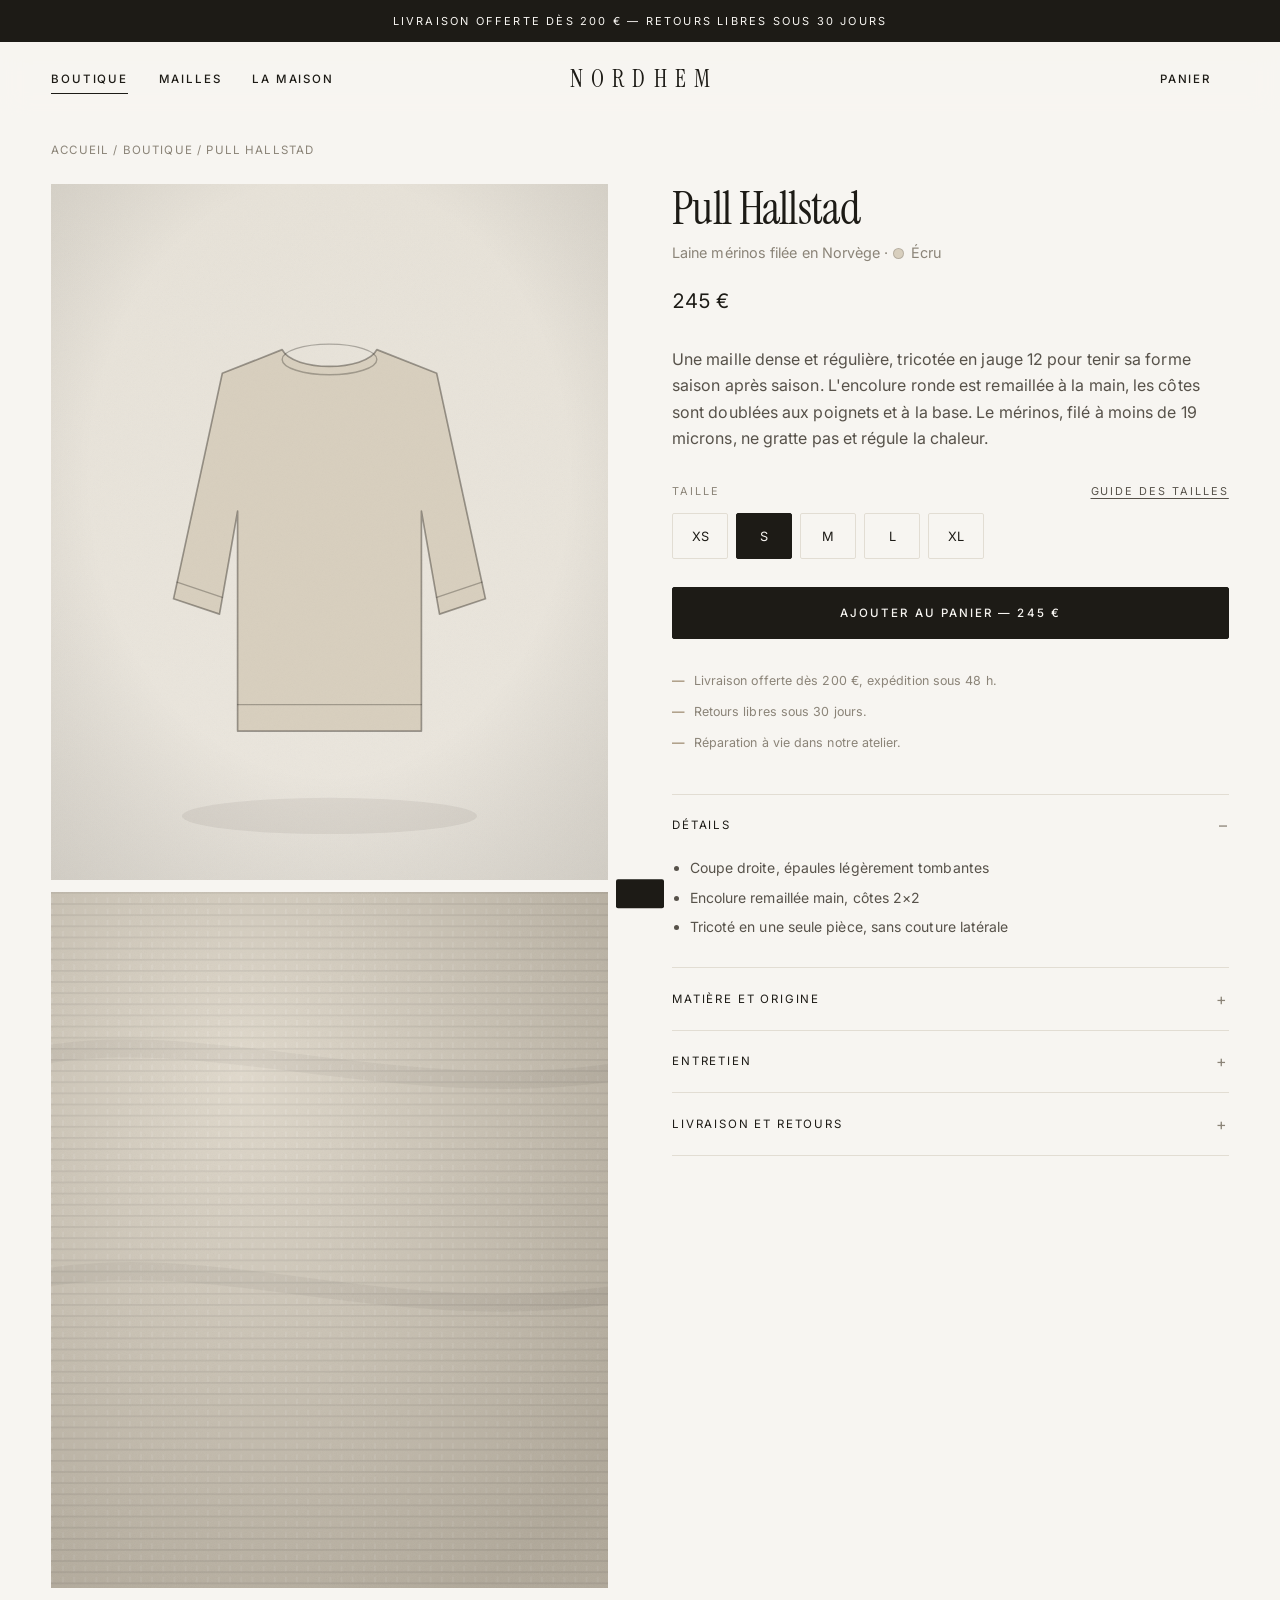
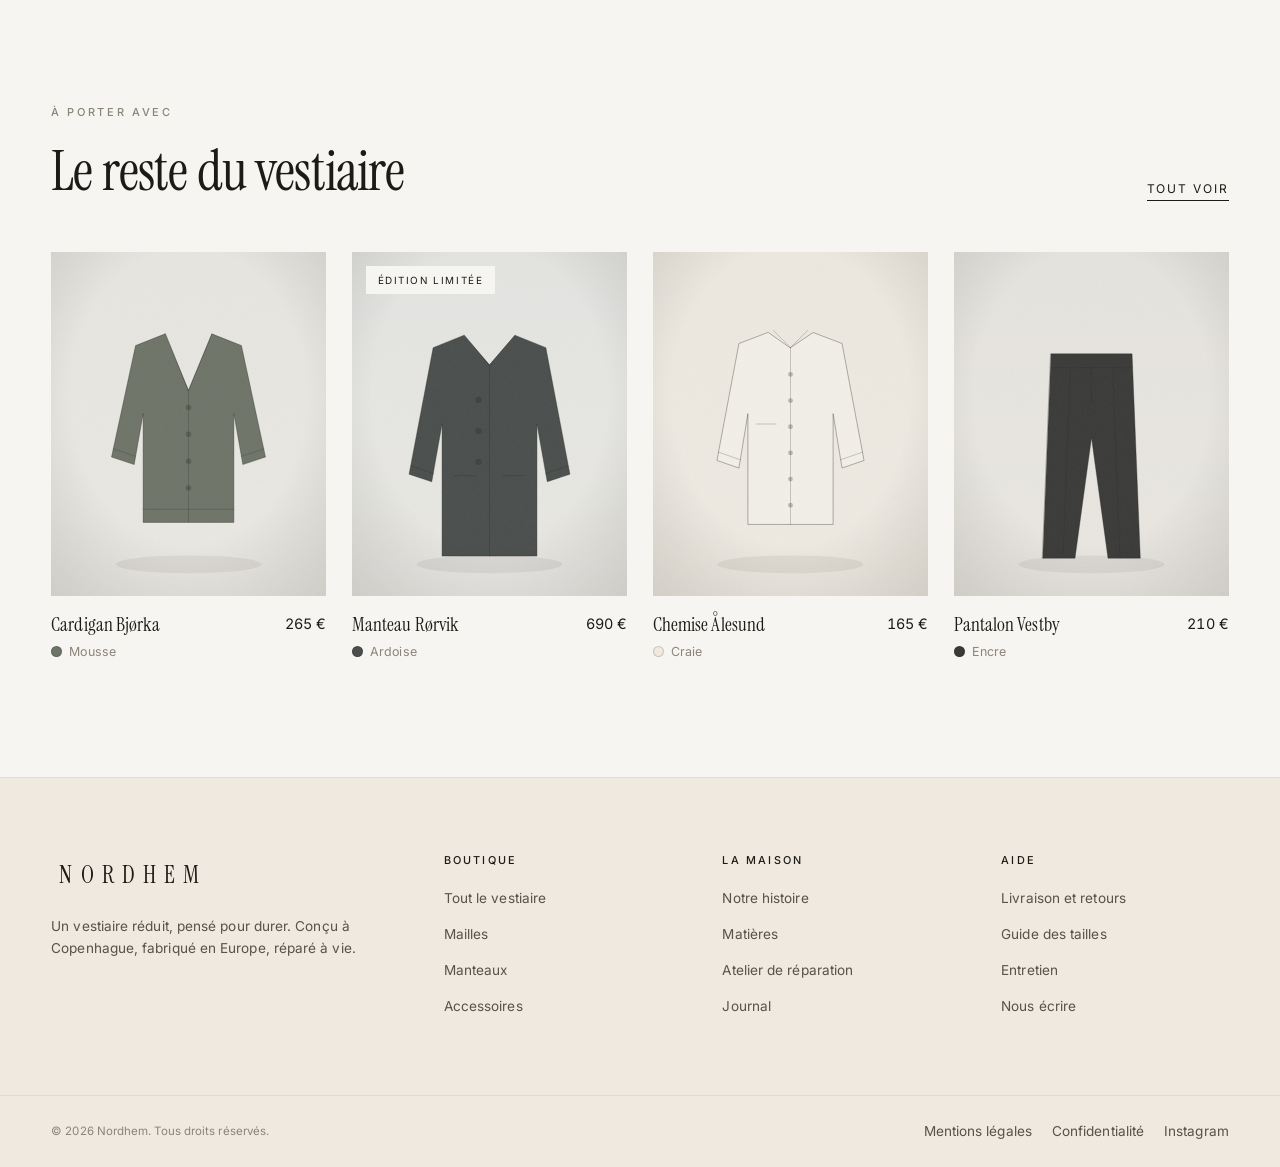
<file: produit.html>
<!doctype html>
<html lang="fr">
<head>
<meta charset="utf-8">
<meta name="viewport" content="width=device-width, initial-scale=1">
<title>Produit — NORDHEM</title>
<meta name="description" content="Fiche produit NORDHEM : matière, atelier, entretien et tailles disponibles.">
<meta name="theme-color" content="#f7f5f1">
<meta property="og:type" content="website">
<meta property="og:title" content="Produit — NORDHEM">
<meta property="og:description" content="Fiche produit NORDHEM : matière, atelier, entretien et tailles disponibles.">
<meta property="og:image" content="assets/img/editorial/hero.svg">
<link rel="icon" href="assets/favicon.svg" type="image/svg+xml">
<link rel="preconnect" href="https://fonts.googleapis.com">
<link rel="preconnect" href="https://fonts.gstatic.com" crossorigin>
<link href="https://fonts.googleapis.com/css2?family=Instrument+Serif:ital@0;1&family=Inter:wght@300;400;500&display=swap" rel="stylesheet">
<link rel="stylesheet" href="assets/css/style.css">
</head>
<body>
<a class="skip" href="#main">Aller au contenu</a>

<div class="announce"><p>Livraison offerte dès 200 € — Retours libres sous 30 jours</p></div>

<header class="header" data-header>
  <div class="wrap header__inner">
    <nav class="nav nav--left" aria-label="Navigation principale">
      <a href="boutique.html" aria-current="page">Boutique</a>
      <a href="boutique.html?c=mailles">Mailles</a>
      <a href="maison.html">La maison</a>
    </nav>
    <button type="button" class="icon-btn burger" data-menu-open aria-label="Ouvrir le menu">Menu</button>
    <a class="brand" href="index.html">Nordhem</a>
    <nav class="nav nav--right" aria-label="Navigation secondaire">
      <button type="button" class="icon-btn" data-cart-open aria-label="Ouvrir le panier">
        Panier<span class="cart-btn__count" data-cart-count>0</span>
      </button>
    </nav>
  </div>
</header>

<nav class="mobile-nav" data-mobile-nav aria-hidden="true" aria-label="Menu mobile">
  <button type="button" class="mobile-nav__close" data-menu-close>Fermer</button>
  <a href="index.html">Accueil</a>
  <a href="boutique.html">Boutique</a>
  <a href="boutique.html?c=mailles">Mailles</a>
  <a href="boutique.html?c=manteaux">Manteaux</a>
  <a href="maison.html">La maison</a>
</nav>

<main id="main">

<div class="wrap">
  <nav class="crumbs" aria-label="Fil d'Ariane">
    <a href="index.html">Accueil</a> / <a href="boutique.html">Boutique</a> / <span data-crumb>Produit</span>
  </nav>
  <div class="pdp" data-pdp></div>
</div>

<section class="section">
  <div class="wrap">
    <div class="section-head reveal">
      <div>
        <p class="eyebrow">À porter avec</p>
        <h2>Le reste du vestiaire</h2>
      </div>
      <a class="link" href="boutique.html">Tout voir</a>
    </div>
    <div class="grid" data-related></div>
  </div>
</section>
</main>

<footer class="footer">
  <div class="wrap footer__top">
    <div class="footer__brand">
      <span class="brand">Nordhem</span>
      <p>Un vestiaire réduit, pensé pour durer. Conçu à Copenhague, fabriqué en Europe, réparé à vie.</p>
    </div>
    <div>
      <h4>Boutique</h4>
      <ul>
        <li><a href="boutique.html">Tout le vestiaire</a></li>
        <li><a href="boutique.html?c=mailles">Mailles</a></li>
        <li><a href="boutique.html?c=manteaux">Manteaux</a></li>
        <li><a href="boutique.html?c=accessoires">Accessoires</a></li>
      </ul>
    </div>
    <div>
      <h4>La maison</h4>
      <ul>
        <li><a href="maison.html">Notre histoire</a></li>
        <li><a href="maison.html#matieres">Matières</a></li>
        <li><a href="maison.html#atelier">Atelier de réparation</a></li>
        <li><a href="index.html#journal">Journal</a></li>
      </ul>
    </div>
    <div>
      <h4>Aide</h4>
      <ul>
        <li><a href="boutique.html">Livraison et retours</a></li>
        <li><a href="boutique.html">Guide des tailles</a></li>
        <li><a href="boutique.html">Entretien</a></li>
        <li><a href="boutique.html">Nous écrire</a></li>
      </ul>
    </div>
  </div>
  <div class="wrap footer__bottom">
    <span>© <span data-year>2026</span> Nordhem. Tous droits réservés.</span>
    <ul>
      <li><a href="#">Mentions légales</a></li>
      <li><a href="#">Confidentialité</a></li>
      <li><a href="#">Instagram</a></li>
    </ul>
  </div>
</footer>

<div class="overlay" data-overlay></div>

<aside class="cart" data-cart aria-hidden="true" aria-label="Panier">
  <div class="cart__head">
    <span class="cart__title">Panier</span>
    <button type="button" class="cart__close" data-cart-close>Fermer</button>
  </div>
  <div class="cart__body" data-cart-body></div>
  <div class="cart__foot" data-cart-foot hidden>
    <div class="cart__row"><span>Sous-total</span><span data-cart-sub>0 €</span></div>
    <div class="cart__row"><span>Livraison</span><span data-cart-ship>—</span></div>
    <div class="cart__row cart__row--total"><span>Total</span><span data-cart-total>0 €</span></div>
    <button type="button" class="btn btn--block" data-checkout>Passer commande</button>
    <p class="cart__note" data-cart-hint></p>
  </div>
</aside>

<div class="toast" data-toast role="status" aria-live="polite"></div>

<script src="assets/js/data.js"></script>
<script src="assets/js/app.js"></script>
</body>
</html>
</file>
<file: assets/css/style.css>
/* =============================================================
   NORDHEM — feuille de style unique
   1. Fondations   2. Éléments   3. En-tête / navigation
   4. Panier       5. Sections   6. Produits
   7. Pages        8. Pied de page  9. Utilitaires
   ============================================================= */

/* ---------- 1. Fondations ---------- */
:root {
  color-scheme: light;

  /* Couleurs */
  --bone: #f7f5f1;
  --paper: #ffffff;
  --sand: #efe9df;
  --sand-deep: #e6dfd2;
  --ink: #1d1b16;
  --ink-2: #57524a;
  --ink-3: #8b8478;
  --line: #e2ddd3;
  --line-soft: #ece7de;
  --accent: #8b7355;
  --moss: #4e5a4c;
  --danger: #9a4a3c;

  /* Typographie */
  --serif: "Instrument Serif", "Iowan Old Style", Georgia, "Times New Roman", serif;
  --sans: "Inter", -apple-system, BlinkMacSystemFont, "Segoe UI", Roboto, Helvetica, Arial, sans-serif;

  /* Rythme */
  --gutter: clamp(1.25rem, 4vw, 3.5rem);
  --section: clamp(4.5rem, 9vw, 9rem);
  --maxw: 1440px;

  /* Divers */
  --radius: 2px;
  --ease: cubic-bezier(0.22, 0.61, 0.36, 1);
  --header-h: 74px;
}

*,
*::before,
*::after { box-sizing: border-box; }

html { -webkit-text-size-adjust: 100%; scroll-behavior: smooth; }

@media (prefers-reduced-motion: reduce) {
  html { scroll-behavior: auto; }
  *, *::before, *::after {
    animation-duration: 0.01ms !important;
    animation-iteration-count: 1 !important;
    transition-duration: 0.01ms !important;
  }
}

body {
  margin: 0;
  background: var(--bone);
  color: var(--ink);
  font-family: var(--sans);
  font-size: 16px;
  font-weight: 400;
  line-height: 1.65;
  letter-spacing: 0.005em;
  -webkit-font-smoothing: antialiased;
  text-rendering: optimizeLegibility;
  overflow-x: hidden;
}

body.is-locked { overflow: hidden; }

img, svg { display: block; max-width: 100%; }

/* ---------- 2. Éléments ---------- */
h1, h2, h3, h4 {
  font-family: var(--serif);
  font-weight: 400;
  line-height: 1.06;
  letter-spacing: -0.015em;
  margin: 0;
  text-wrap: balance;
}

h1 { font-size: clamp(2.75rem, 7vw, 5.5rem); }
h2 { font-size: clamp(2rem, 4.4vw, 3.5rem); }
h3 { font-size: clamp(1.3rem, 2.2vw, 1.75rem); }

p { margin: 0 0 1em; text-wrap: pretty; }
p:last-child { margin-bottom: 0; }

a { color: inherit; text-decoration: none; }

.link {
  position: relative;
  display: inline-block;
  padding-bottom: 2px;
  font-size: 0.75rem;
  letter-spacing: 0.16em;
  text-transform: uppercase;
}
.link::after {
  content: "";
  position: absolute;
  left: 0; bottom: 0;
  width: 100%; height: 1px;
  background: currentColor;
  transform-origin: right;
  transition: transform 0.5s var(--ease);
}
.link:hover::after { transform: scaleX(0); transform-origin: left; }

.eyebrow {
  margin: 0 0 1.25rem;
  font-size: 0.6875rem;
  font-weight: 500;
  letter-spacing: 0.24em;
  text-transform: uppercase;
  color: var(--ink-3);
}

h2 + .lede, h2 + p, h3 + p { margin-top: 1.1rem; }

.lede {
  font-size: clamp(1rem, 1.4vw, 1.125rem);
  line-height: 1.75;
  color: var(--ink-2);
  max-width: 56ch;
}

button, input, select, textarea { font: inherit; color: inherit; }

.btn {
  display: inline-flex;
  align-items: center;
  justify-content: center;
  gap: 0.6rem;
  min-height: 52px;
  padding: 0 2rem;
  border: 1px solid var(--ink);
  border-radius: var(--radius);
  background: var(--ink);
  color: var(--bone);
  font-size: 0.72rem;
  font-weight: 500;
  letter-spacing: 0.18em;
  text-transform: uppercase;
  white-space: nowrap;
  cursor: pointer;
  transition: background 0.4s var(--ease), color 0.4s var(--ease), border-color 0.4s var(--ease);
}
.btn:hover { background: transparent; color: var(--ink); }

.btn--ghost { background: transparent; color: var(--ink); }
.btn--ghost:hover { background: var(--ink); color: var(--bone); }

.btn--light { border-color: var(--bone); background: var(--bone); color: var(--ink); }
.btn--light:hover { background: transparent; color: var(--bone); }

.btn--block { width: 100%; }
.btn--on-dark { border-color: rgba(253, 251, 247, 0.55); color: #fdfbf7; }
.btn--on-dark:hover { background: var(--bone); border-color: var(--bone); color: var(--ink); }
.btn[disabled] { opacity: 0.45; pointer-events: none; }

:where(a, button, input, select, summary):focus-visible {
  outline: 2px solid var(--accent);
  outline-offset: 3px;
}

.skip {
  position: absolute;
  left: 1rem; top: -100px;
  z-index: 200;
  padding: 0.75rem 1.25rem;
  background: var(--ink);
  color: var(--bone);
  transition: top 0.3s var(--ease);
}
.skip:focus { top: 1rem; }

.wrap {
  width: 100%;
  max-width: var(--maxw);
  margin-inline: auto;
  padding-inline: var(--gutter);
}

.section { padding-block: var(--section); }

.section-head {
  display: flex;
  flex-wrap: wrap;
  align-items: flex-end;
  justify-content: space-between;
  gap: 1.5rem 2rem;
  margin-bottom: clamp(2.25rem, 4vw, 3.5rem);
}
.section-head > div { max-width: 46ch; }

.rule { height: 1px; margin: 0; border: 0; background: var(--line); }

/* ---------- 3. En-tête / navigation ---------- */
.announce {
  background: var(--ink);
  color: var(--bone);
  font-size: 0.6875rem;
  letter-spacing: 0.2em;
  text-transform: uppercase;
  text-align: center;
}
.announce p { padding: 0.75rem 1rem; margin: 0; }

.header {
  position: sticky;
  top: 0;
  z-index: 90;
  background: color-mix(in srgb, var(--bone) 88%, transparent);
  backdrop-filter: blur(14px);
  border-bottom: 1px solid transparent;
  transition: border-color 0.4s var(--ease), background 0.4s var(--ease);
}
.header.is-stuck { border-bottom-color: var(--line); background: color-mix(in srgb, var(--bone) 96%, transparent); }

.header__inner {
  display: grid;
  grid-template-columns: 1fr auto 1fr;
  align-items: center;
  gap: 1rem;
  min-height: var(--header-h);
}

.brand {
  grid-column: 2;
  justify-self: center;
  font-family: var(--serif);
  font-size: 1.5rem;
  letter-spacing: 0.34em;
  text-indent: 0.34em;
  text-transform: uppercase;
  white-space: nowrap;
}

.nav { display: flex; align-items: center; gap: clamp(1.25rem, 2.4vw, 2.25rem); }
.nav--right { justify-self: end; }

.nav a,
.icon-btn {
  position: relative;
  font-size: 0.72rem;
  font-weight: 500;
  letter-spacing: 0.16em;
  text-transform: uppercase;
  color: var(--ink);
  background: none;
  border: 0;
  padding: 0.35rem 0;
  cursor: pointer;
}
.nav a::after {
  content: "";
  position: absolute;
  left: 0; bottom: 0;
  width: 100%; height: 1px;
  background: currentColor;
  transform: scaleX(0);
  transform-origin: left;
  transition: transform 0.45s var(--ease);
}
.nav a:hover::after,
.nav a[aria-current="page"]::after { transform: scaleX(1); }

.cart-btn__count {
  display: inline-grid;
  place-items: center;
  min-width: 1.35em;
  height: 1.35em;
  margin-left: 0.45em;
  padding: 0 0.35em;
  border-radius: 999px;
  background: var(--ink);
  color: var(--bone);
  font-size: 0.62rem;
  letter-spacing: 0;
  transform: scale(0);
  transition: transform 0.35s var(--ease);
}
.cart-btn__count.is-on { transform: scale(1); }

.burger { display: none; }

@media (max-width: 900px) {
  .nav--left { display: none; }
  .burger { display: inline-block; justify-self: start; }
  .header__inner { grid-template-columns: 1fr auto 1fr; }
}

/* Menu mobile */
.mobile-nav {
  position: fixed;
  inset: 0;
  z-index: 95;
  display: flex;
  flex-direction: column;
  justify-content: center;
  gap: 0.5rem;
  padding: var(--gutter);
  background: var(--bone);
  transform: translateY(-100%);
  visibility: hidden;
  transition: transform 0.6s var(--ease), visibility 0.6s;
}
.mobile-nav.is-open { transform: translateY(0); visibility: visible; }
.mobile-nav a {
  font-family: var(--serif);
  font-size: clamp(2rem, 8vw, 3rem);
  padding: 0.35rem 0;
  border-bottom: 1px solid var(--line);
}
.mobile-nav__close {
  position: absolute;
  top: 1.5rem; right: var(--gutter);
  background: none; border: 0;
  font-size: 0.72rem; letter-spacing: 0.16em; text-transform: uppercase;
  cursor: pointer;
}

/* ---------- 4. Panier ---------- */
.overlay {
  position: fixed;
  inset: 0;
  z-index: 98;
  background: rgba(29, 27, 22, 0.38);
  opacity: 0;
  visibility: hidden;
  transition: opacity 0.5s var(--ease), visibility 0.5s;
}
.overlay.is-on { opacity: 1; visibility: visible; }

.cart {
  position: fixed;
  top: 0; right: 0;
  z-index: 99;
  display: flex;
  flex-direction: column;
  width: min(430px, 100%);
  height: 100dvh;
  background: var(--bone);
  border-left: 1px solid var(--line);
  transform: translateX(101%);
  transition: transform 0.6s var(--ease);
}
.cart.is-open { transform: translateX(0); }

.cart__head {
  display: flex;
  align-items: center;
  justify-content: space-between;
  padding: 1.5rem var(--gutter);
  border-bottom: 1px solid var(--line);
}
.cart__title { font-size: 0.72rem; letter-spacing: 0.2em; text-transform: uppercase; }
.cart__close { background: none; border: 0; cursor: pointer; font-size: 0.72rem; letter-spacing: 0.16em; text-transform: uppercase; }

.cart__body { flex: 1; overflow-y: auto; padding: var(--gutter); }
.cart__empty { color: var(--ink-3); text-align: center; padding-block: 4rem; }

.cart-line {
  display: grid;
  grid-template-columns: 84px 1fr;
  gap: 1.1rem;
  padding-bottom: 1.4rem;
  margin-bottom: 1.4rem;
  border-bottom: 1px solid var(--line-soft);
}
.cart-line:last-child { border-bottom: 0; margin-bottom: 0; }
.cart-line img { aspect-ratio: 4 / 5; object-fit: cover; background: var(--sand); }
.cart-line__name { font-family: var(--serif); font-size: 1.15rem; line-height: 1.2; }
.cart-line__meta { font-size: 0.78rem; color: var(--ink-3); margin: 0.25rem 0 0.7rem; }
.cart-line__row { display: flex; align-items: center; justify-content: space-between; gap: 1rem; }

.qty { display: inline-flex; align-items: center; border: 1px solid var(--line); }
.qty button {
  width: 30px; height: 30px;
  background: none; border: 0; cursor: pointer;
  font-size: 0.95rem; line-height: 1;
  color: var(--ink-2);
}
.qty button:hover { color: var(--ink); }
.qty span { min-width: 26px; text-align: center; font-size: 0.8rem; font-variant-numeric: tabular-nums; }

.cart-line__remove {
  background: none; border: 0; padding: 0; cursor: pointer;
  font-size: 0.7rem; letter-spacing: 0.12em; text-transform: uppercase;
  color: var(--ink-3); text-decoration: underline; text-underline-offset: 3px;
}
.cart-line__remove:hover { color: var(--danger); }

.cart__foot { padding: var(--gutter); border-top: 1px solid var(--line); background: var(--sand); }
.cart__row { display: flex; justify-content: space-between; margin-bottom: 0.5rem; font-size: 0.85rem; }
.cart__row--total { margin: 0.9rem 0 1.25rem; font-size: 1rem; font-weight: 500; }
.cart__note { margin-top: 1rem; font-size: 0.72rem; color: var(--ink-3); text-align: center; }

/* ---------- 5. Sections ---------- */
.hero {
  position: relative;
  display: flex;
  align-items: flex-end;
  min-height: min(88vh, 880px);
  padding-block: clamp(3rem, 9vw, 7rem);
  overflow: hidden;
}
.hero__bg {
  position: absolute;
  inset: 0;
  width: 100%; height: 100%;
  object-fit: cover;
  z-index: -2;
}
.hero::after {
  content: "";
  position: absolute;
  inset: 0;
  z-index: -1;
  background:
    linear-gradient(100deg, rgba(24, 22, 18, 0.66) 0%, rgba(24, 22, 18, 0.38) 48%, rgba(24, 22, 18, 0.08) 100%),
    linear-gradient(to top, rgba(24, 22, 18, 0.38), transparent 52%);
}
.hero__inner { position: relative; color: #fdfbf7; max-width: 58ch; }
.hero h1 { max-width: 12ch; }
.hero .eyebrow { color: rgba(253, 251, 247, 0.78); }
.hero h1 { margin-bottom: 1.5rem; }
.hero p { color: rgba(253, 251, 247, 0.86); max-width: 44ch; margin-bottom: 2.25rem; }
.hero__actions { display: flex; flex-wrap: wrap; gap: 0.85rem; }

.marquee {
  border-block: 1px solid var(--line);
  background: var(--sand);
  overflow: hidden;
}
.marquee__track {
  display: flex;
  gap: 3.5rem;
  width: max-content;
  padding-block: 0.9rem;
  animation: slide 38s linear infinite;
}
.marquee span {
  font-size: 0.6875rem;
  letter-spacing: 0.24em;
  text-transform: uppercase;
  color: var(--ink-2);
  white-space: nowrap;
}
@keyframes slide { to { transform: translateX(-50%); } }
.marquee:hover .marquee__track { animation-play-state: paused; }

/* Bloc éditorial en deux colonnes */
.split {
  display: grid;
  grid-template-columns: repeat(auto-fit, minmax(320px, 1fr));
  align-items: center;
  gap: clamp(2rem, 5vw, 5rem);
}
.split__media img { width: 100%; aspect-ratio: 4 / 5; object-fit: cover; }
.split--flip .split__media { order: 2; }
@media (max-width: 720px) { .split--flip .split__media { order: 0; } }

/* Piliers */
.pillars {
  display: grid;
  grid-template-columns: repeat(auto-fit, minmax(230px, 1fr));
  gap: 1px;
  background: var(--line);
  border-block: 1px solid var(--line);
}
.pillar { background: var(--bone); padding: clamp(1.75rem, 3vw, 2.75rem); }
.pillar__num {
  font-family: var(--serif);
  font-size: 0.9rem;
  color: var(--ink-3);
  display: block;
  margin-bottom: 1.5rem;
}
.pillar h3 { margin-bottom: 0.6rem; font-size: 1.25rem; }
.pillar p { font-size: 0.875rem; color: var(--ink-2); line-height: 1.7; }

/* Lookbook */
.lookbook {
  display: grid;
  grid-template-columns: repeat(auto-fit, minmax(280px, 1fr));
  gap: clamp(1rem, 2vw, 1.75rem);
}
.look { position: relative; overflow: hidden; background: var(--sand); }
.look img {
  width: 100%;
  aspect-ratio: 3 / 4;
  object-fit: cover;
  transition: transform 1.2s var(--ease);
}
.look:hover img { transform: scale(1.04); }
.look__cap {
  position: absolute;
  left: 0; right: 0; bottom: 0;
  padding: 1.75rem;
  background: linear-gradient(to top, rgba(29, 27, 22, 0.55), transparent);
  color: #fdfbf7;
}
.look__cap h3 { font-size: 1.5rem; margin-bottom: 0.35rem; }
.look__cap span { font-size: 0.7rem; letter-spacing: 0.18em; text-transform: uppercase; opacity: 0.85; }

/* Journal */
.journal-grid {
  display: grid;
  grid-template-columns: repeat(auto-fit, minmax(280px, 1fr));
  gap: clamp(1.5rem, 3vw, 2.5rem);
}
.post img { width: 100%; aspect-ratio: 16 / 11; object-fit: cover; margin-bottom: 1.25rem; }
.post__tag { font-size: 0.66rem; letter-spacing: 0.2em; text-transform: uppercase; color: var(--accent); }
.post h3 { margin: 0.6rem 0 0.5rem; font-size: 1.4rem; }
.post p { font-size: 0.875rem; color: var(--ink-2); }
.post__date { font-size: 0.72rem; color: var(--ink-3); }

/* Infolettre */
.newsletter { background: var(--ink); color: var(--bone); }
.newsletter .eyebrow { color: rgba(247, 245, 241, 0.6); }
.newsletter__inner { display: grid; grid-template-columns: repeat(auto-fit, minmax(300px, 1fr)); gap: clamp(2rem, 5vw, 5rem); align-items: center; }
.newsletter p { color: rgba(247, 245, 241, 0.75); }
.form { display: flex; flex-wrap: wrap; gap: 0.75rem; }
.form input {
  flex: 1 1 220px;
  min-height: 52px;
  padding: 0 1.1rem;
  border: 1px solid rgba(247, 245, 241, 0.28);
  border-radius: var(--radius);
  background: transparent;
  color: var(--bone);
  font-size: 0.9rem;
}
.form input::placeholder { color: rgba(247, 245, 241, 0.45); }
.form input:focus { border-color: var(--bone); outline: none; }
.form__note { width: 100%; margin: 0.85rem 0 0; font-size: 0.72rem; color: rgba(247, 245, 241, 0.5); }

/* ---------- 6. Produits ---------- */
.grid {
  display: grid;
  grid-template-columns: repeat(auto-fill, minmax(min(270px, 100%), 1fr));
  gap: clamp(1.5rem, 2.5vw, 2.5rem) clamp(1rem, 2vw, 1.75rem);
}

.card { position: relative; }
.card__media {
  position: relative;
  display: block;
  overflow: hidden;
  background: var(--sand);
  aspect-ratio: 4 / 5;
}
.card__media img {
  position: absolute;
  inset: 0;
  width: 100%; height: 100%;
  object-fit: cover;
  transition: opacity 0.7s var(--ease), transform 1.1s var(--ease);
}
.card__media img + img { opacity: 0; }
.card:hover .card__media img { transform: scale(1.03); }
.card:hover .card__media img + img { opacity: 1; }

.card__badge {
  position: absolute;
  top: 0.9rem; left: 0.9rem;
  z-index: 2;
  padding: 0.35rem 0.7rem;
  background: var(--bone);
  font-size: 0.62rem;
  letter-spacing: 0.16em;
  text-transform: uppercase;
}

.card__quick {
  position: absolute;
  left: 0.9rem; right: 0.9rem; bottom: 0.9rem;
  z-index: 2;
  min-height: 44px;
  opacity: 0;
  transform: translateY(8px);
  transition: opacity 0.4s var(--ease), transform 0.4s var(--ease);
}
.card:hover .card__quick,
.card:focus-within .card__quick { opacity: 1; transform: translateY(0); }
@media (hover: none) { .card__quick { opacity: 1; transform: none; } }

.card__body { display: flex; justify-content: space-between; gap: 1rem; margin-top: 1rem; }
.card__name { font-family: var(--serif); font-size: 1.2rem; line-height: 1.2; }
.card__sub { font-size: 0.78rem; color: var(--ink-3); margin-top: 0.2rem; }
.card__price { font-size: 0.9rem; white-space: nowrap; font-variant-numeric: tabular-nums; }

.swatch {
  display: inline-block;
  width: 11px; height: 11px;
  margin-right: 0.45rem;
  border: 1px solid rgba(29, 27, 22, 0.18);
  border-radius: 50%;
  vertical-align: -1px;
}

/* Barre de filtres */
.filters {
  display: flex;
  flex-wrap: wrap;
  align-items: center;
  justify-content: space-between;
  gap: 1rem;
  padding-block: 1.1rem;
  border-block: 1px solid var(--line);
  margin-bottom: clamp(2rem, 4vw, 3rem);
}
.chips { display: flex; flex-wrap: wrap; gap: 0.5rem; }
.chip {
  padding: 0.5rem 1rem;
  border: 1px solid var(--line);
  border-radius: 999px;
  background: transparent;
  font-size: 0.7rem;
  letter-spacing: 0.12em;
  text-transform: uppercase;
  cursor: pointer;
  transition: background 0.3s var(--ease), color 0.3s var(--ease), border-color 0.3s var(--ease);
}
.chip:hover { border-color: var(--ink-3); }
.chip.is-active { background: var(--ink); border-color: var(--ink); color: var(--bone); }

.sort { display: flex; align-items: center; gap: 0.6rem; font-size: 0.7rem; letter-spacing: 0.12em; text-transform: uppercase; color: var(--ink-3); }
.sort select {
  padding: 0.5rem 0.6rem;
  border: 1px solid var(--line);
  border-radius: var(--radius);
  background: transparent;
  font-size: 0.7rem;
  letter-spacing: 0.12em;
  text-transform: uppercase;
  cursor: pointer;
}

.count { font-size: 0.78rem; color: var(--ink-3); margin-bottom: 1.5rem; }
.empty { padding-block: 5rem; text-align: center; color: var(--ink-3); }

/* ---------- 7. Pages ---------- */
.crumbs { padding-block: 1.5rem; font-size: 0.72rem; letter-spacing: 0.1em; text-transform: uppercase; color: var(--ink-3); }
.crumbs a:hover { color: var(--ink); }

.page-head { padding-block: clamp(2.5rem, 6vw, 5rem) clamp(1.5rem, 3vw, 2.5rem); }
.page-head h1 { max-width: 20ch; margin-bottom: 1.25rem; font-size: clamp(2.25rem, 4.6vw, 3.75rem); }

/* Fiche produit */
.pdp { display: grid; grid-template-columns: repeat(auto-fit, minmax(320px, 1fr)); gap: clamp(2rem, 5vw, 4.5rem); align-items: start; }
.pdp__gallery { display: grid; gap: 0.75rem; }
.pdp__gallery img { width: 100%; aspect-ratio: 4 / 5; object-fit: cover; background: var(--sand); }

@media (min-width: 900px) {
  .pdp__info { position: sticky; top: calc(var(--header-h) + 2rem); }
}

.pdp__title { margin-bottom: 0.5rem; font-size: clamp(2rem, 3.6vw, 3rem); }
.pdp__sub { color: var(--ink-3); font-size: 0.9rem; margin-bottom: 1.25rem; }
.pdp__price { font-size: 1.25rem; margin-bottom: 1.75rem; font-variant-numeric: tabular-nums; }
.pdp__desc { color: var(--ink-2); margin-bottom: 2rem; }

.field { margin-bottom: 1.75rem; }
.field__label {
  display: flex;
  align-items: baseline;
  justify-content: space-between;
  gap: 1rem;
  margin-bottom: 0.75rem;
  font-size: 0.68rem;
  letter-spacing: 0.18em;
  text-transform: uppercase;
  color: var(--ink-3);
}
.field__label button { background: none; border: 0; padding: 0; cursor: pointer; font-size: inherit; letter-spacing: inherit; text-transform: inherit; color: var(--ink-2); text-decoration: underline; text-underline-offset: 3px; }

.sizes { display: flex; flex-wrap: wrap; gap: 0.5rem; }
.size {
  min-width: 56px;
  min-height: 46px;
  padding: 0 0.9rem;
  border: 1px solid var(--line);
  border-radius: var(--radius);
  background: transparent;
  font-size: 0.8rem;
  cursor: pointer;
  transition: border-color 0.3s var(--ease), background 0.3s var(--ease), color 0.3s var(--ease);
}
.size:hover { border-color: var(--ink-3); }
.size.is-active { background: var(--ink); border-color: var(--ink); color: var(--bone); }

.accordion { border-top: 1px solid var(--line); margin-top: 2.5rem; }
.accordion details { border-bottom: 1px solid var(--line); }
.accordion summary {
  display: flex;
  align-items: center;
  justify-content: space-between;
  gap: 1rem;
  padding: 1.1rem 0;
  cursor: pointer;
  list-style: none;
  font-size: 0.72rem;
  letter-spacing: 0.16em;
  text-transform: uppercase;
}
.accordion summary::-webkit-details-marker { display: none; }
.accordion summary::after { content: "+"; font-size: 1rem; color: var(--ink-3); }
.accordion details[open] summary::after { content: "–"; }
.accordion__body { padding-bottom: 1.4rem; font-size: 0.875rem; color: var(--ink-2); }
.accordion__body ul { margin: 0; padding-left: 1.1rem; }
.accordion__body li { margin-bottom: 0.4rem; }

.reassure { display: grid; gap: 0.65rem; margin-top: 2rem; font-size: 0.78rem; color: var(--ink-3); }
.reassure div { display: flex; gap: 0.6rem; align-items: baseline; }
.reassure span:first-child { color: var(--accent); }

/* Page À propos */
.stats { display: grid; grid-template-columns: repeat(auto-fit, minmax(180px, 1fr)); gap: clamp(1.5rem, 3vw, 2.5rem); }
.stat__n { font-family: var(--serif); font-size: clamp(2.5rem, 5vw, 3.75rem); line-height: 1; }
.stat p { margin-top: 0.6rem; font-size: 0.82rem; color: var(--ink-2); }

.timeline { border-top: 1px solid var(--line); }
.timeline__row {
  display: grid;
  grid-template-columns: minmax(90px, 140px) 1fr;
  gap: clamp(1rem, 4vw, 3rem);
  padding-block: clamp(1.75rem, 3vw, 2.5rem);
  border-bottom: 1px solid var(--line);
}
.timeline__year { font-family: var(--serif); font-size: 1.5rem; color: var(--ink-3); }
.timeline h3 { font-size: 1.35rem; margin-bottom: 0.5rem; }
.timeline p { font-size: 0.9rem; color: var(--ink-2); max-width: 62ch; }

/* ---------- 8. Pied de page ---------- */
.footer { border-top: 1px solid var(--line); background: var(--sand); }
.footer__top {
  display: grid;
  grid-template-columns: repeat(auto-fit, minmax(min(160px, 100%), 1fr));
  gap: clamp(2rem, 4vw, 3.5rem);
  padding-block: clamp(3rem, 6vw, 5rem);
}
.footer__brand { grid-column: 1 / -1; }

@media (min-width: 900px) {
  .footer__top { grid-template-columns: 1.5fr repeat(3, 1fr); }
  .footer__brand { grid-column: auto; }
}
.footer__brand .brand { display: inline-block; margin-bottom: 1.25rem; }
.footer__brand p { font-size: 0.85rem; color: var(--ink-2); max-width: 34ch; }
.footer h4 { font-family: var(--sans); font-size: 0.68rem; font-weight: 500; letter-spacing: 0.2em; text-transform: uppercase; margin-bottom: 1.1rem; }
.footer ul { margin: 0; padding: 0; list-style: none; display: grid; gap: 0.6rem; }
.footer li a { font-size: 0.85rem; color: var(--ink-2); }
.footer li a:hover { color: var(--ink); }
.footer__bottom {
  display: flex;
  flex-wrap: wrap;
  align-items: center;
  justify-content: space-between;
  gap: 1rem;
  padding-block: 1.5rem;
  border-top: 1px solid var(--line);
  font-size: 0.72rem;
  color: var(--ink-3);
}
.footer__bottom ul { display: flex; flex-wrap: wrap; gap: 1.25rem; }

/* ---------- 9. Utilitaires ---------- */
.toast {
  position: fixed;
  left: 50%; bottom: 2rem;
  z-index: 120;
  padding: 0.9rem 1.5rem;
  background: var(--ink);
  color: var(--bone);
  font-size: 0.75rem;
  letter-spacing: 0.1em;
  border-radius: var(--radius);
  transform: translate(-50%, 140%);
  transition: transform 0.5s var(--ease);
}
.toast.is-on { transform: translate(-50%, 0); }

.reveal { opacity: 0; transform: translateY(22px); transition: opacity 0.9s var(--ease), transform 0.9s var(--ease); }
.reveal.is-in { opacity: 1; transform: none; }

.visually-hidden {
  position: absolute !important;
  width: 1px; height: 1px;
  margin: -1px; padding: 0;
  overflow: hidden;
  clip: rect(0 0 0 0);
  white-space: nowrap;
  border: 0;
}

/* Placement explicite des colonnes d'en-tête */
.nav--left { grid-column: 1; justify-self: start; }
.burger { grid-column: 1; justify-self: start; }
.nav--right { grid-column: 3; }
</file>
